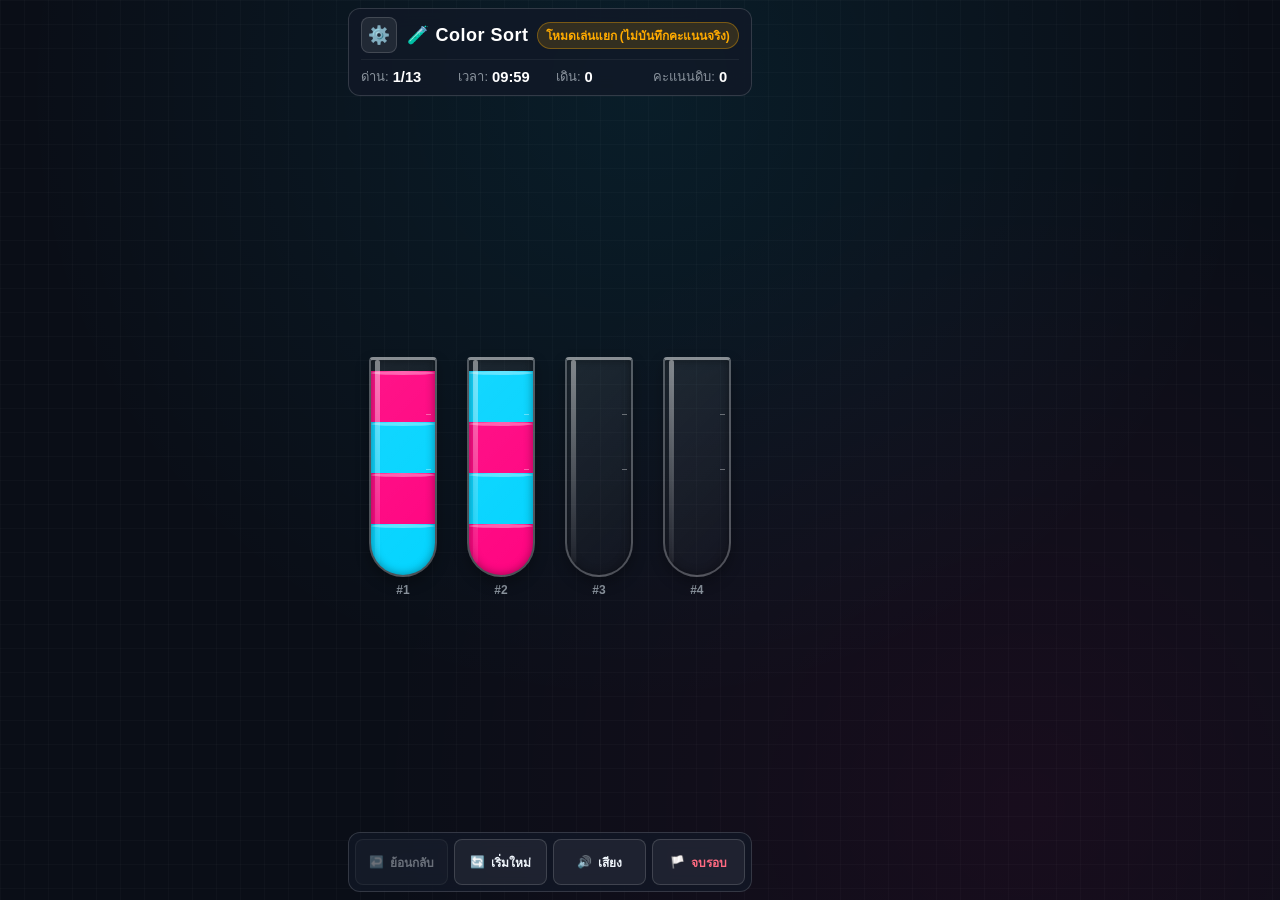
<file: ZERO TRUST SIMULATOR.V0.0.3/ZERO TRUST SIMULATOR/Mini-Games/color-sort-puzzle/index.html>
<!doctype html>
<html lang="th">
<head>
  <meta charset="utf-8">
  <meta name="viewport" content="width=device-width, initial-scale=1.0, maximum-scale=1.0, user-scalable=no, viewport-fit=cover">
  <title>Color Sort: Liquid Protocol (เกมเรียงสีในหลอดแก้ว)</title>
  <link rel="icon" type="image/svg+xml" href="assets/icon.svg">
  <link rel="stylesheet" href="style.css">
</head>
<body>
  <div class="game-container">
    <!-- Header & Info -->
    <header class="game-header" role="banner">
      <div class="header-top">
        <div class="header-left">
          <button id="btnSettings" class="btn-icon" title="ตั้งค่าเสียงและเกม (Settings)" aria-label="ตั้งค่า">
            <span aria-hidden="true">⚙️</span>
          </button>
          <h1 class="game-title">
            <span class="icon" aria-hidden="true">🧪</span>
            <span>Color Sort</span>
          </h1>
        </div>
        <div id="modeBadge" class="mode-badge" role="status">กำลังเชื่อมต่อ...</div>
      </div>
      <div class="stats-bar">
        <div class="stat-item">
          <span>ด่าน:</span>
          <strong id="levelDisplay">1/13</strong>
        </div>
        <div class="stat-item">
          <span>เวลา:</span>
          <strong id="timerDisplay">10:00</strong>
        </div>
        <div class="stat-item">
          <span>เดิน:</span>
          <strong id="movesDisplay">0</strong>
        </div>
        <div class="stat-item">
          <span>คะแนนดิบ:</span>
          <strong id="scoreDisplay">0</strong>
        </div>
      </div>
    </header>

    <!-- Playfield / Tube Rack -->
    <main id="playfield" class="playfield" role="main" aria-label="พื้นที่เล่นเกมเรียงสี">
      <div id="tubesGrid" class="tubes-grid" role="group" aria-label="หลอดทดลองทั้งหมด">
        <!-- Dynamically injected tubes -->
      </div>
    </main>

    <!-- Controls Bar -->
    <footer class="game-controls" role="toolbar" aria-label="ปุ่มควบคุม">
      <button id="btnUndo" class="btn" title="ย้อนกลับหนึ่งก้าว (กด U)">
        <span aria-hidden="true">↩️</span>
        <span>ย้อนกลับ</span>
      </button>
      <button id="btnReset" class="btn" title="เริ่มด่านนี้ใหม่ (กด R)">
        <span aria-hidden="true">🔄</span>
        <span>เริ่มใหม่</span>
      </button>
      <button id="btnMute" class="btn" title="เปิด/ปิดเสียง (กด M)" aria-pressed="false">
        <span id="muteIcon" aria-hidden="true">🔊</span>
        <span>เสียง</span>
      </button>
      <button id="btnSurrender" class="btn btn-danger" title="ยอมแพ้และสรุปคะแนนรอบนี้">
        <span aria-hidden="true">🏳️</span>
        <span>จบรอบ</span>
      </button>
    </footer>
  </div>

  <!-- Settings Modal Overlay -->
  <div id="settingsOverlay" class="modal-overlay" hidden role="dialog" aria-modal="true" aria-labelledby="settingsTitle">
    <div class="modal-card settings-card">
      <h2 id="settingsTitle" class="modal-title">
        <span aria-hidden="true">⚙️</span>
        <span>ตั้งค่าเกม (Settings)</span>
      </h2>

      <div class="settings-body">
        <!-- Music Volume Slider -->
        <div class="setting-group">
          <div class="setting-label">
            <span>🎵 ระดับเสียงดนตรี (Music)</span>
            <span id="musicVolLabel" class="setting-value">70%</span>
          </div>
          <input type="range" id="sliderMusicVol" class="setting-slider" min="0" max="100" value="70" aria-label="ระดับเสียงดนตรี">
        </div>

        <!-- SFX Volume Slider -->
        <div class="setting-group">
          <div class="setting-label">
            <span>🔊 ระดับเสียงเอฟเฟกต์ (SFX)</span>
            <span id="sfxVolLabel" class="setting-value">80%</span>
          </div>
          <input type="range" id="sliderSfxVol" class="setting-slider" min="0" max="100" value="80" aria-label="ระดับเสียงเอฟเฟกต์">
        </div>
      </div>

      <!-- Two bottom buttons: Left = Back to game, Right = Restart -->
      <div class="modal-actions-two">
        <button id="btnSettingsResume" class="btn btn-primary">
          <span aria-hidden="true">◀</span>
          <span>กลับสู่เกม</span>
        </button>
        <button id="btnSettingsRestart" class="btn btn-danger">
          <span aria-hidden="true">🔄</span>
          <span>เริ่มใหม่</span>
        </button>
      </div>
    </div>
  </div>

  <!-- Result / Finish Modal -->
  <div id="modalOverlay" class="modal-overlay" hidden role="dialog" aria-modal="true" aria-labelledby="modalTitle">
    <div class="modal-card">
      <h2 id="modalTitle" class="modal-title">สรุปผลการเล่น</h2>
      <div class="modal-score-box">
        <div style="font-size: 0.8rem; color: var(--text-muted); margin-bottom: 4px;">คะแนนดิบที่ทำได้</div>
        <div id="modalScore" class="score-num">0 / 100</div>
      </div>
      <div id="modalMessage" class="modal-msg" role="status">
        กำลังส่งผลการเล่น...
      </div>
      <div class="modal-metrics">
        <div>ด่านที่ผ่าน: <strong id="metricLevels">0</strong></div>
        <div>การย้ายทั้งหมด: <strong id="metricMoves">0</strong></div>
        <div>ย้อนกลับ: <strong id="metricUndo">0</strong></div>
        <div>เวลาที่ใช้: <strong id="metricDuration">0s</strong></div>
      </div>
      <div class="modal-actions">
        <button id="btnRetrySubmit" class="btn btn-primary" hidden>
          <span>⚠️ ลองส่งผลซ้ำ (Retry)</span>
        </button>
        <button id="btnReplay" class="btn btn-primary">
          <span>🎮 เล่นอีกรอบ (Replay)</span>
        </button>
      </div>
    </div>
  </div>

  <!-- Scripts -->
  <script src="sdk.js"></script>
  <script src="game.js"></script>
</body>
</html>
</file>
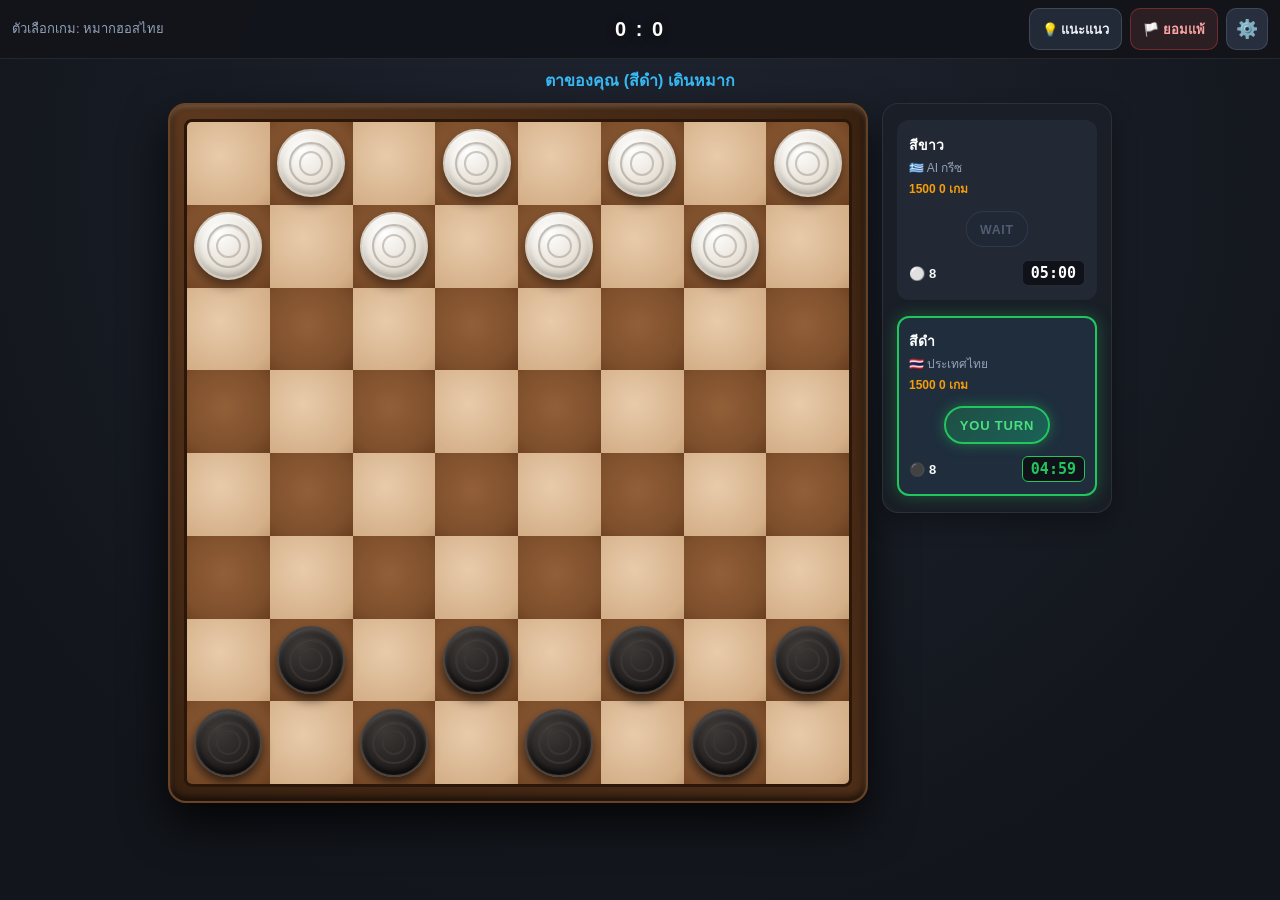
<file: ZERO TRUST SIMULATOR.V0.0.3/ZERO TRUST SIMULATOR/Mini-Games/thai-checkers/index.html>
<!doctype html>
<html lang="th">
<head>
  <meta charset="utf-8">
  <meta name="viewport" content="width=device-width, initial-scale=1, maximum-scale=1, user-scalable=no">
  <title>หมากฮอสไทย (Thai Checkers) - ZERO TRUST SIMULATOR</title>
  <link rel="stylesheet" href="style.css">
</head>
<body>
  <div id="app">
    <!-- Top Header -->
    <header class="top-header">
      <div class="header-left">
        <span class="game-title-sub">ตัวเลือกเกม: หมากฮอสไทย</span>
      </div>
      <div class="header-center">
        <span class="score-ratio">0 : 0</span>
      </div>
      <div class="header-right">
        <!-- ย้ายปุ่ม แนะแนว และ ยอมแพ้ ไว้แถวเดียวกับ setting -->
        <button id="btnHintTop" class="header-action-btn" title="แนะแนวทางเดิน">
          <span>💡 แนะแนว</span>
        </button>
        <button id="btnResignTop" class="header-action-btn danger" title="ยอมแพ้">
          <span>🏳️ ยอมแพ้</span>
        </button>
        <button id="btnOpenSettings" class="icon-btn" title="ตั้งค่าเกม" aria-label="Settings">⚙️</button>
      </div>
    </header>

    <!-- Home / Welcome Screen -->
    <main id="homeScreen" class="screen-home">
      <div class="home-card">
        <div class="home-logo">👑</div>
        <h1 class="home-title">หมากฮอสไทย</h1>
        <p class="home-subtitle">Zero Trust Checkers Edition<br>ประลองปัญญากับ AI กติกาหมากฮอสไทยแท้</p>
        
        <div class="difficulty-badge">
          <span>🤖 ระดับความยาก AI: มีเดียมโปร (Medium-Pro)</span>
        </div>

        <div class="home-score-box">
          <span class="score-box-label">คะแนนสะสมของคุณ</span>
          <span id="scoreHome" class="score-box-val">+0</span>
        </div>

        <div class="home-actions">
          <button id="btnStartGame" class="btn-primary">▶️ เริ่มเล่นเกม</button>
          <button id="btnHowToPlay" class="btn-secondary">📖 กติกาและวิธีเล่น</button>
          <button id="btnHomeSettings" class="btn-secondary">⚙️ การตั้งค่า</button>
        </div>
      </div>
    </main>

    <!-- Game Screen -->
    <main id="gameScreen" class="screen-game" hidden>
      <!-- Turn & Status Banner -->
      <div class="turn-banner">
        <span id="turnBanner">ตาของคุณ (สีดำ) เดินหมาก</span>
        <span id="aiThinkingBadge" class="ai-thinking-badge" hidden>🤖 AI กำลังคิด...</span>
      </div>

      <!-- Main Play Area -->
      <div class="game-content-wrap">
        <!-- Board Container -->
        <div class="board-container">
          <div class="board-outer-frame">
            <div id="board" class="board"></div>
          </div>
        </div>

        <!-- Right Sidebar / HUD (ตรงตามรูปเรฟเร้นท์) -->
        <aside class="sidebar-hud">
          <!-- White (AI) Card - ด้านบน -->
          <div id="whiteCard" class="player-card">
            <div class="card-top">
              <span class="player-side-label">สีขาว</span>
              <span class="player-country">🇬🇷 AI กรีซ</span>
              <span class="player-rating">1500  0 เกม</span>
            </div>
            <div class="card-avatar-wrap">
              <div id="whiteTurnStatus" class="turn-status-badge wait">Wait</div>
            </div>
            <div class="card-bottom-info">
              <div class="piece-count-box">
                <span>⚪</span>
                <span id="whitePieces">8</span>
              </div>
              <div id="whiteTimer" class="digital-clock">05:00</div>
            </div>
          </div>

          <!-- Black (Player) Card - ด้านล่าง -->
          <div id="blackCard" class="player-card active-turn">
            <div class="card-top">
              <span class="player-side-label">สีดำ</span>
              <span class="player-country">🇹🇭 ประเทศไทย</span>
              <span class="player-rating">1500  0 เกม</span>
            </div>
            <div class="card-avatar-wrap">
              <div id="blackTurnStatus" class="turn-status-badge you-turn">You Turn</div>
            </div>
            <div class="card-bottom-info">
              <div class="piece-count-box">
                <span>⚫</span>
                <span id="blackPieces">8</span>
              </div>
              <div id="blackTimer" class="digital-clock">05:00</div>
            </div>
          </div>
        </aside>
      </div>
    </main>

    <!-- Settings Modal (เปิดจากปุ่มมุมบนขวา) -->
    <div id="settingsModal" class="modal-overlay" hidden>
      <div class="modal-content">
        <div class="modal-header">
          <h2 class="modal-title">⚙️ ตั้งค่าระบบเกม</h2>
        </div>

        <!-- คะแนนสะสม -->
        <div class="setting-score-banner">
          <span>คะแนนสะสมของคุณ</span>
          <strong id="scoreSettings" style="color: var(--accent-gold); font-size: 20px;">+0</strong>
        </div>

        <!-- ตัวเลื่อนเสียง Music & SFX -->
        <div class="setting-slider-group">
          <div class="slider-item">
            <div class="slider-header">
              <span>🎵 ดนตรีประกอบ (Music)</span>
              <span id="valMusic" class="val">40%</span>
            </div>
            <input type="range" id="sliderMusic" min="0" max="100" value="40">
          </div>

          <div class="slider-item">
            <div class="slider-header">
              <span>🔊 เสียงเอฟเฟกต์ (SFX)</span>
              <span id="valSfx" class="val">70%</span>
            </div>
            <input type="range" id="sliderSfx" min="0" max="100" value="70">
          </div>
        </div>

        <!-- ปุ่มคำสั่งตามเงื่อนไข: 1. กลับเข้าเกม 2. ยอมแพ้ จะกลับไปหน้า home -->
        <div class="setting-buttons">
          <button id="btnResumeGame" class="btn-resume">▶️ 1. กลับเข้าเกม</button>
          <button id="btnResignGame" class="btn-resign">🏳️ 2. ยอมแพ้ (กลับหน้า Home, -20 คะแนน)</button>
        </div>
      </div>
    </div>

    <!-- Game Over Modal (ปุ่มล่าง เริ่มใหม่ - home. แพ้ -20 คะแนน แสดงด้านล่าง, ชนะ +50 คะแนน) -->
    <div id="gameOverModal" class="modal-overlay" hidden>
      <div class="modal-content">
        <div class="gameover-header">
          <h2 id="gameOverTitle" class="win-text">ยินดีด้วย คุณชนะ! 🎉</h2>
          <p id="gameOverReason" class="gameover-reason">คุณกินหมากคู่ต่อสู้หมดกระดาน</p>
        </div>

        <!-- คะแนนรางวัลที่ได้รับ -->
        <p id="submissionStatus" role="status">คะแนนฝึกแยกจากคะแนน Simulation</p><button id="retryResult" type="button" hidden>ส่งผลเดิมอีกครั้ง</button>
        <div id="gameOverScoreBadge" class="score-award-badge win-badge">
          +50 คะแนน
        </div>

        <!-- สถิติการเล่น -->
        <div class="gameover-stats">
          <div class="stat-item">
            <span>จำนวนตาเดิน</span>
            <span id="statMoves" class="stat-val">0</span>
          </div>
          <div class="stat-item">
            <span>หมากที่กินได้</span>
            <span id="statCaps" class="stat-val">0</span>
          </div>
          <div class="stat-item">
            <span>เวลาที่ใช้</span>
            <span id="statDuration" class="stat-val">0 วินาที</span>
          </div>
        </div>

        <!-- ปุ่มล่าง: เริ่มใหม่ - Home -->
        <div class="gameover-buttons">
          <button id="btnRestartGameOver" class="btn-primary">🔄 เริ่มใหม่</button>
          <button id="btnHomeGameOver" class="btn-secondary">🏠 Home</button>
        </div>
      </div>
    </div>

    <!-- How to play modal -->
    <div id="howToPlayModal" class="modal-overlay" hidden>
      <div class="modal-content" style="max-height: 85vh; overflow-y: auto;">
        <div class="modal-header">
          <h2 class="modal-title">📖 กติกาหมากฮอสไทย</h2>
        </div>
        <div style="font-size: 14px; line-height: 1.6; color: var(--text-muted); display: flex; flex-direction: column; gap: 10px;">
          <p><strong style="color:#fff;">1. ตัวหมากและกระดาน:</strong> เล่นบนกระดาน 8x8 โดยใช้ช่องมืด แต่ละฝั่งมีเบี้ย 8 ตัว (ผู้เล่นสีดำอยู่ล่าง, AI สีขาวอยู่บน)</p>
          <p><strong style="color:#fff;">2. การเดินเบี้ย:</strong> เบี้ยธรรมดาเดินทแยงไปข้างหน้าได้ 1 ช่อง</p>
          <p><strong style="color:#fff;">3. การกิน:</strong> กระโดดข้ามตัวฝั่งตรงข้ามไปข้างหน้า หากกินต่อได้ต้องกินต่อเนื่อง (กฎบังคับกิน: หากมีตากิน ต้องเลือกกินเท่านั้น)</p>
          <p><strong style="color:#fff;">4. การเข้าฮอส:</strong> เมื่อเบี้ยไปถึงแถวสุดท้ายของคู่ต่อสู้ จะเข้าฮอสและมี <span style="color:#f59e0b; font-weight:700;">แสงสีรุ้งวิบวับ</span> เมื่อเข้าฮอสตาเดินจะจบลงทันที</p>
          <p><strong style="color:#fff;">5. อิทธิพลฮอส:</strong> ฮอสสามารถเดินและกินได้รอบทิศทางในแนวทแยงแบบบินได้กี่ช่องก็ได้</p>
          <p><strong style="color:#fff;">6. คะแนน:</strong> ชนะได้ <span style="color:#22c55e; font-weight:700;">+50 คะแนน</span>, แพ้เสีย <span style="color:#ef4444; font-weight:700;">-20 คะแนน</span></p>
        </div>
        <button id="btnCloseHowToPlay" class="btn-primary" style="margin-top: 10px;">เข้าใจแล้ว</button>
      </div>
    </div>
  </div>

  <script src="sdk.js"></script>
  <script src="game.js"></script>
</body>
</html>
</file>
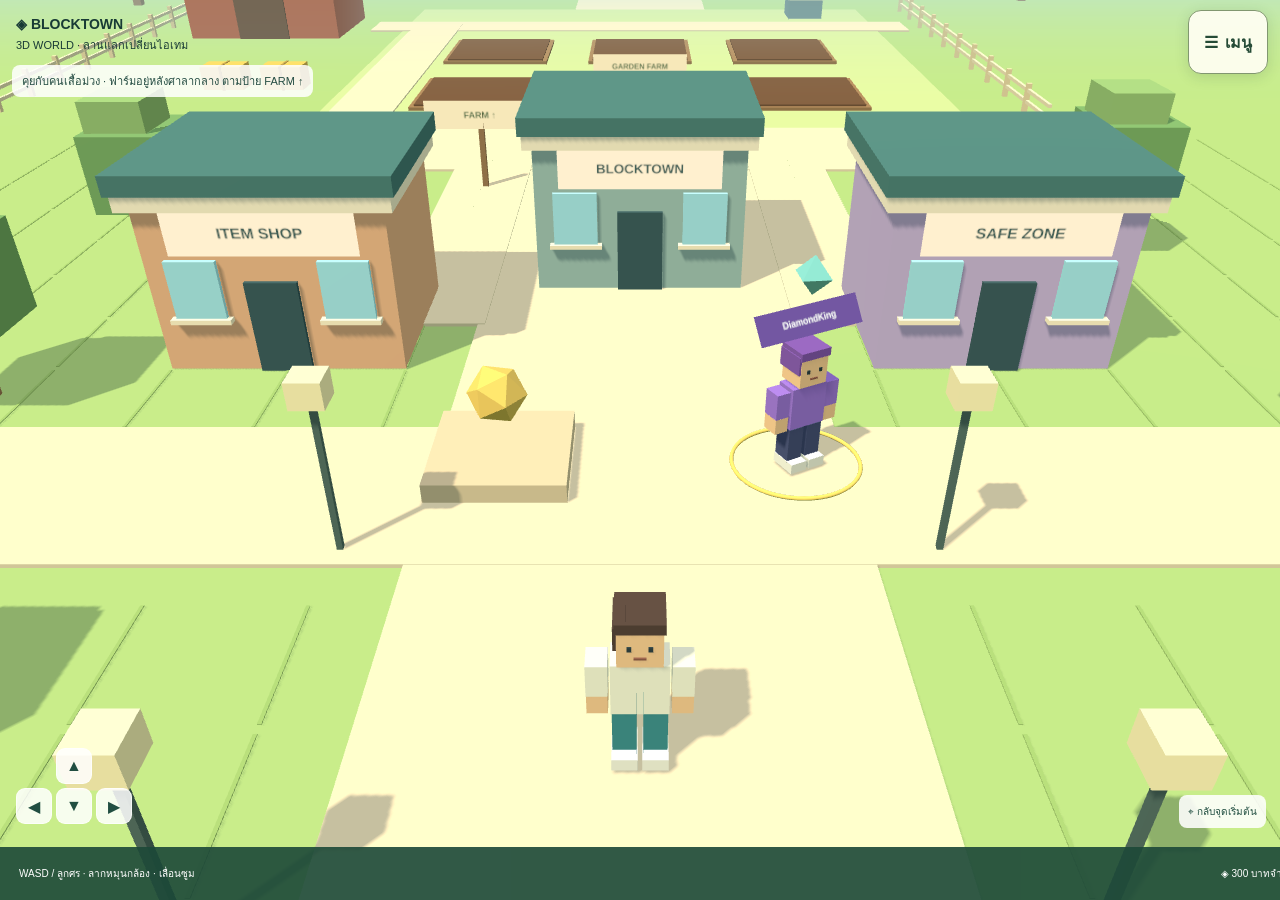
<file: BlockTown/game.html>
<!doctype html>
<html lang="th"><head><meta charset="utf-8"><meta name="viewport" content="width=device-width,initial-scale=1"><title>BlockTown • ภารกิจเติมเงินอย่างปลอดภัย</title><link rel="stylesheet" href="css/game.css?v=4907ce590252"></head>
<body class="fullscreen-game"><details id="gameHud" class="game-hud"><summary aria-label="เปิดเมนูและข้อมูลภารกิจ">☰ <span>เมนู</span></summary><div class="hud-card"><div class="hud-heading"><strong>◈ BLOCKTOWN</strong><button id="closeHud" type="button" aria-label="ปิดเมนู">✕</button></div><p class="hud-mode">● โหมดฝึกฝน · เงินจำลอง</p><section class="intro"><div><h1>ภารกิจเติมเงินอย่างปลอดภัย</h1></div><div class="mission-actions"><div class="mission"><span>ภารกิจฝึกทักษะ</span><div class="mission-progress"><strong id="progress">01 / 05</strong></div><div class="track"><i id="bar"></i></div></div><button id="restartTop" class="replay-button" type="button" aria-label="เล่นใหม่ รีเซ็ตคะแนนและคำตอบของเกมนี้">↻ เล่นใหม่</button></div></section><p id="rewardNotice" role="status" style="font-size:12px;color:#3f663b;margin:6px 0"></p><nav aria-label="เมนูเกม"><a href="menu.html">☰ เมนู / แต่งตัวละคร</a><button id="shopGuide" type="button">◇ ไปหน้าร้าน Item Shop</button><button id="farmGuide" type="button">♧ ไปโซนฟาร์มด้านหลัง</button><button id="hudResetCamera" type="button">⌖ กลับจุดเริ่มต้น</button><a href="../ZERO-TRUST-SIMULATOR-with-statistics/index.html">ออกจากเกม ↗</a></nav><p class="hud-help">เดิน: WASD / ลูกศร หรือปุ่มบนจอ<br>คุย: เข้าใกล้ตัวละครแล้วกด E<br>ลากหมุนกล้อง · เลื่อนเพื่อซูม</p></div></details><main><div class="layout"><section class="world world-3d" aria-label="โลกสามมิติ BlockTown"><div id="viewport" tabindex="0" role="application" aria-label="เดินด้วย WASD หรือปุ่มลูกศร ลากเพื่อหมุนกล้อง กด E เพื่อคุย"></div><div class="world-label">◈ BLOCKTOWN <span>3D WORLD · ลานแลกเปลี่ยนไอเทม</span></div><div class="speech rpg-bubble" id="speech" hidden role="region" aria-label="บอลลูนบทสนทนา"><button id="dialogueAdvance" class="dialogue-advance" type="button" aria-label="อ่านบทสนทนา กด E เพื่อแสดงทั้งหมดหรืออ่านต่อ"><span id="speaker" class="speaker">DiamondKing</span><span id="dialogueText" class="dialogue-text" aria-hidden="true"></span><span id="dialogueAccessible" class="sr-only" aria-live="polite"></span><span id="dialogueHint" class="dialogue-hint">กด E หรือแตะเพื่อแสดงทั้งหมด ▾</span></button><section class="panel bubble-panel" aria-label="คำถามและคำตอบ"><div class="panel-meta"><span id="tag"></span><span>🛡 SAFETY QUEST</span></div><h2 id="title"></h2><p id="story" hidden></p><div id="choices" class="choices" hidden></div><div id="feedback" class="feedback" hidden></div><button id="next" class="primary" hidden>ไปเหตุการณ์ถัดไป →</button><button id="restart" class="restart">เริ่มภารกิจใหม่</button></section></div><div id="worldStatus" role="status">กำลังเตรียมโลกสามมิติ…</div><button id="interact" class="interact" hidden>คุยกับ DiamondKing [E]</button><button id="resetCamera" class="reset-camera" title="กลับจุดเริ่มต้น">⌖ กลับจุดเริ่มต้น</button><div class="movement" aria-label="ปุ่มเดิน"><button data-move="forward" aria-label="เดินหน้า">▲</button><button data-move="left" aria-label="เดินซ้าย">◀</button><button data-move="back" aria-label="เดินถอยหลัง">▼</button><button data-move="right" aria-label="เดินขวา">▶</button></div><div class="world-bottom"><span>WASD / ลูกศร · ลากหมุนกล้อง · เลื่อนซูม</span><span id="wallet">◈ 300 บาทจำลอง</span></div></section>
</div>
<footer><span>ไม่มีการรับเงินจริง รหัสผ่าน หรือ OTP</span><span>ต้นแบบอิสระ · ไม่ใช่เกมหรือบริการของ Roblox</span></footer></main><button id="exitShop" class="shop-exit" type="button" hidden>← ออกจากร้าน</button><dialog id="shopDialog" class="shop-dialog" aria-labelledby="shopTitle"><header class="shop-header"><div><small>BLOCKTOWN · ร้านทางการในเกมจำลอง</small><h2 id="shopTitle">Item Shop</h2><strong id="shopWallet"></strong></div><button id="closeShop" type="button" aria-label="ปิดหน้าร้านค้า">✕</button></header><p id="shopMessage" role="status"></p><div id="shopItems" class="shop-items"></div><p class="shop-note">ไอเทมตกแต่งเท่านั้น · ไม่มีการเติมเงินหรือชำระเงินจริง · เหรียญร้านแยกจากเงินจำลองในภารกิจ</p></dialog><script src="js/vendor/three.min.js?v=170c6789f432"></script><script src="js/dialogue.js?v=df00893e3e09"></script><script src="js/completion-reward.js?v=dfd1683d7caf"></script><script src="js/game.js?v=34b70b6aea5a"></script><script src="js/avatar.js?v=c8b7aa11ec16"></script><script src="js/farm.js?v=197d593ef2cc"></script><script src="js/shop.js?v=bffc36ec2829"></script><script src="js/world3d.js?v=97686618fee8"></script><script src="js/hud.js?v=3247ef15d148"></script><script src="js/portal-context.js?v=1f40d731a378"></script></body></html>
</file>
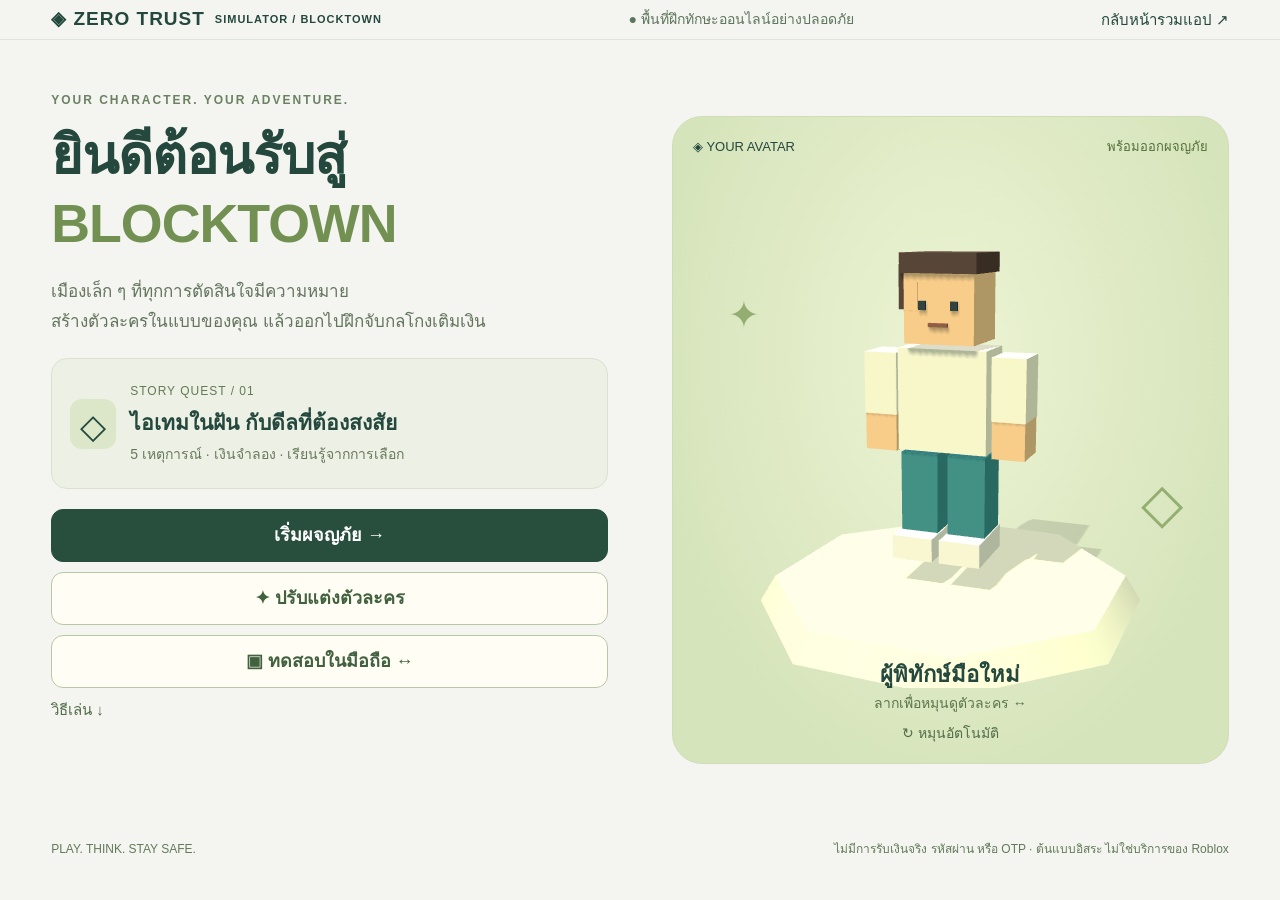
<file: BlockTown/menu.html>
<!doctype html><html lang="th"><head><meta charset="utf-8"><meta name="viewport" content="width=device-width,initial-scale=1"><title>BlockTown · เมนูและแต่งตัวละคร</title><link rel="stylesheet" href="css/menu.css?v=c47c8cf4dcf7"></head><body>
<header><a class="brand" href="../ZERO-TRUST-SIMULATOR-with-statistics/index.html">◈ ZERO TRUST <small>SIMULATOR / BLOCKTOWN</small></a><span class="mode">● พื้นที่ฝึกทักษะออนไลน์อย่างปลอดภัย</span><a href="../ZERO-TRUST-SIMULATOR-with-statistics/index.html">กลับหน้ารวมแอป ↗</a></header>
<main><section class="menu-copy"><p class="eyebrow">YOUR CHARACTER. YOUR ADVENTURE.</p><h1>ยินดีต้อนรับสู่<br> <em>BLOCKTOWN</em></h1><p class="subtitle">เมืองเล็ก ๆ ที่ทุกการตัดสินใจมีความหมาย<br>สร้างตัวละครในแบบของคุณ แล้วออกไปฝึกจับกลโกงเติมเงิน</p>
<div id="mainMenu"><div class="quest-card"><span class="quest-icon">◇</span><div><small>STORY QUEST / 01</small><h2>ไอเทมในฝัน กับดีลที่ต้องสงสัย</h2><p>5 เหตุการณ์ · เงินจำลอง · เรียนรู้จากการเลือก</p></div></div><a id="play" href="game.html" class="primary">เริ่มผจญภัย →</a><button id="customize" class="secondary" type="button">✦ ปรับแต่งตัวละคร</button><a href="simulator.html" target="_top" class="secondary">▣ ทดสอบในมือถือ ↔</a><button id="help" class="text-button" type="button" aria-expanded="false">วิธีเล่น ↓</button><div id="helpText" class="help" hidden>เดินด้วย WASD / ปุ่มลูกศร หรือปุ่มบนจอ ลากเพื่อหมุนกล้อง เลื่อนเพื่อซูม เดินเข้าใกล้คนเสื้อม่วงแล้วกด E เพื่อคุย จากนั้นเลือกคำตอบในบอลลูน ทุกยอดเงินเป็นเงินจำลอง</div></div>
<section id="customPanel" hidden aria-label="ปรับแต่งตัวละคร"><div class="custom-heading"><div><small>CHARACTER STUDIO</small><h2>แต่งตัวให้เป็นคุณ</h2></div><button id="back" class="back-menu-button" type="button">← กลับเมนู</button></div><div id="options"></div><div class="save-actions"><button id="save" class="primary" type="button">บันทึกตัวละคร ✓</button><button id="default" class="secondary" type="button">คืนค่าเริ่มต้น</button></div><p class="note">บันทึกเฉพาะรูปลักษณ์บนเบราว์เซอร์นี้</p></section><p id="saveStatus" role="status" class="save-status"></p></section>
<section class="preview-card" aria-label="ตัวอย่างตัวละครสามมิติ"><div class="preview-top"><span>◈ YOUR AVATAR</span><span id="previewBadge">พร้อมออกผจญภัย</span></div><div id="avatarPreview" aria-label="ลากเพื่อหมุนตัวอย่างตัวละครสามมิติ"></div><div class="preview-bottom"><strong>ผู้พิทักษ์มือใหม่</strong><span>ลากเพื่อหมุนดูตัวละคร ↔</span><button id="rotate" type="button" class="text-button">↻ หมุนอัตโนมัติ</button></div><span class="decoration d1">✦</span><span class="decoration d2">◇</span></section></main>
<footer><span>PLAY. THINK. STAY SAFE.</span><span>ไม่มีการรับเงินจริง รหัสผ่าน หรือ OTP · ต้นแบบอิสระ ไม่ใช่บริการของ Roblox</span></footer><script src="js/vendor/three.min.js?v=170c6789f432"></script><script src="js/avatar.js?v=c8b7aa11ec16"></script><script src="js/menu.js?v=2d231f4ca7bd"></script><script src="js/portal-context.js?v=1f40d731a378"></script></body></html>
</file>
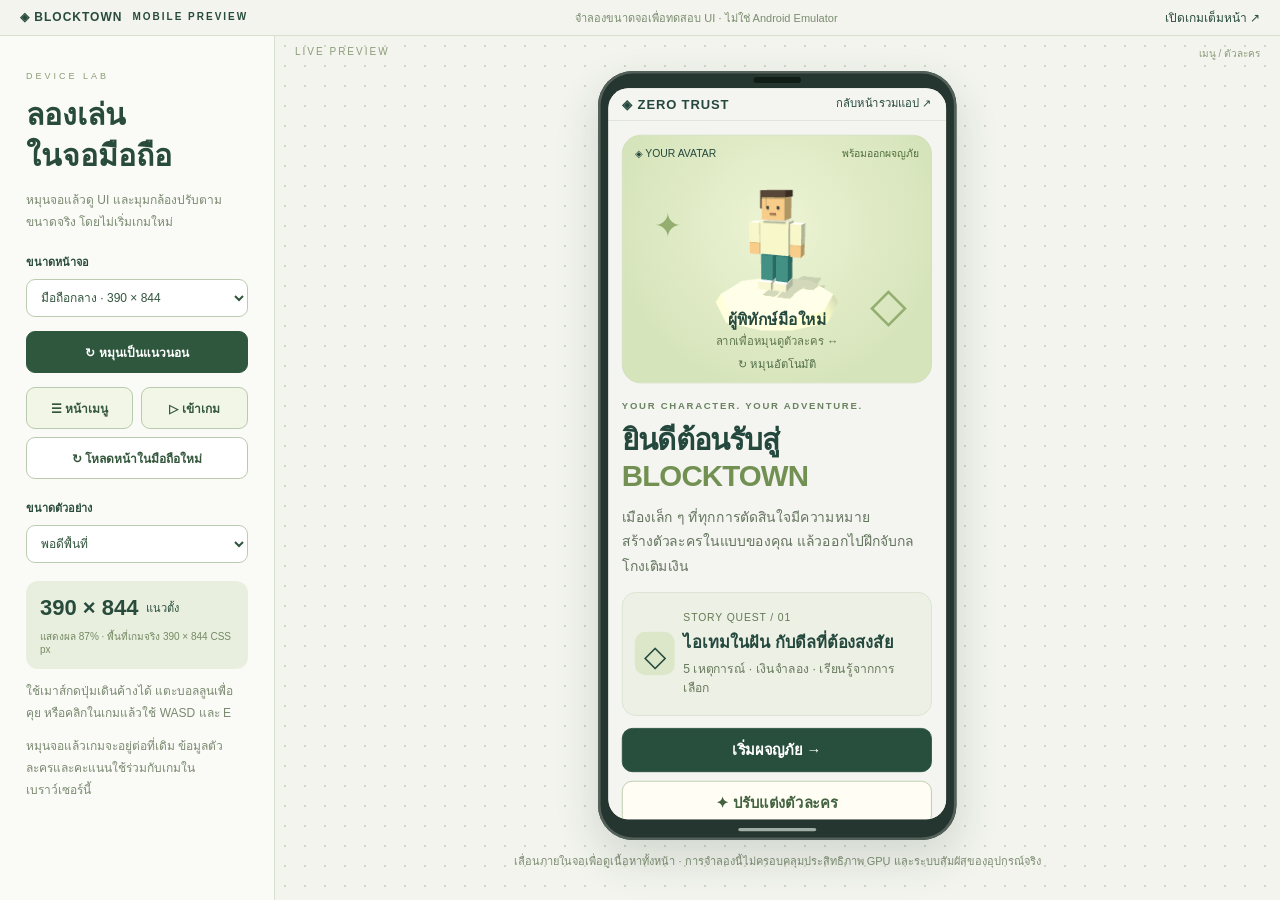
<file: BlockTown/simulator.html>
<!doctype html><html lang="th"><head><meta charset="utf-8"><meta name="viewport" content="width=device-width,initial-scale=1"><title>BlockTown · Mobile Simulator</title><link rel="stylesheet" href="css/simulator.css?v=1786f5f865dd"></head><body>
<header><a href="menu.html" class="brand">◈ BLOCKTOWN <small>MOBILE PREVIEW</small></a><span>จำลองขนาดจอเพื่อทดสอบ UI · ไม่ใช่ Android Emulator</span><a href="game.html" target="_blank" rel="noopener">เปิดเกมเต็มหน้า ↗</a></header>
<main><aside class="controls"><p class="eyebrow">DEVICE LAB</p><h1>ลองเล่น<br>ในจอมือถือ</h1><p class="intro">หมุนจอแล้วดู UI และมุมกล้องปรับตามขนาดจริง โดยไม่เริ่มเกมใหม่</p><label for="device">ขนาดหน้าจอ</label><select id="device"><option value="390,844">มือถือกลาง · 390 × 844</option><option value="360,800">มือถือเล็ก · 360 × 800</option><option value="430,932">มือถือใหญ่ · 430 × 932</option><option value="768,1024">แท็บเล็ต · 768 × 1024</option></select><button id="rotate" class="primary" type="button">↻ หมุนเป็นแนวนอน</button><div class="pages"><button id="menu" type="button">☰ หน้าเมนู</button><button id="game" type="button">▷ เข้าเกม</button></div><button id="reload" class="subtle" type="button">↻ โหลดหน้าในมือถือใหม่</button><label for="zoom">ขนาดตัวอย่าง</label><select id="zoom"><option value="fit">พอดีพื้นที่</option><option value="1">100% · ขนาดจริง</option><option value="0.75">75%</option><option value="0.5">50%</option></select><div class="readout"><strong id="dimensions">390 × 844</strong><span id="orientation">แนวตั้ง</span><small id="scaleText"></small></div><p class="tip">ใช้เมาส์กดปุ่มเดินค้างได้ แตะบอลลูนเพื่อคุย หรือคลิกในเกมแล้วใช้ WASD และ E</p><p class="tip">หมุนจอแล้วเกมจะอยู่ต่อที่เดิม ข้อมูลตัวละครและคะแนนใช้ร่วมกับเกมในเบราว์เซอร์นี้</p><p id="notice" role="status"></p></aside>
<section id="stage" class="stage" aria-label="พื้นที่จำลองมือถือ"><div class="stage-heading"><span>LIVE PREVIEW</span><span id="pageName">เมนู / ตัวละคร</span></div><div id="deviceSpace"><div id="phone" class="phone"><div class="camera" aria-hidden="true"></div><iframe id="screen" src="menu.html" title="หน้าจอมือถือ BlockTown" allow="fullscreen"></iframe><div class="home-indicator" aria-hidden="true"></div></div></div><p class="stage-note">เลื่อนภายในจอเพื่อดูเนื้อหาทั้งหน้า · การจำลองนี้ไม่ครอบคลุมประสิทธิภาพ GPU และระบบสัมผัสของอุปกรณ์จริง</p></section></main><script src="js/simulator.js?v=4763a42ab2f4"></script></body></html>
</file>
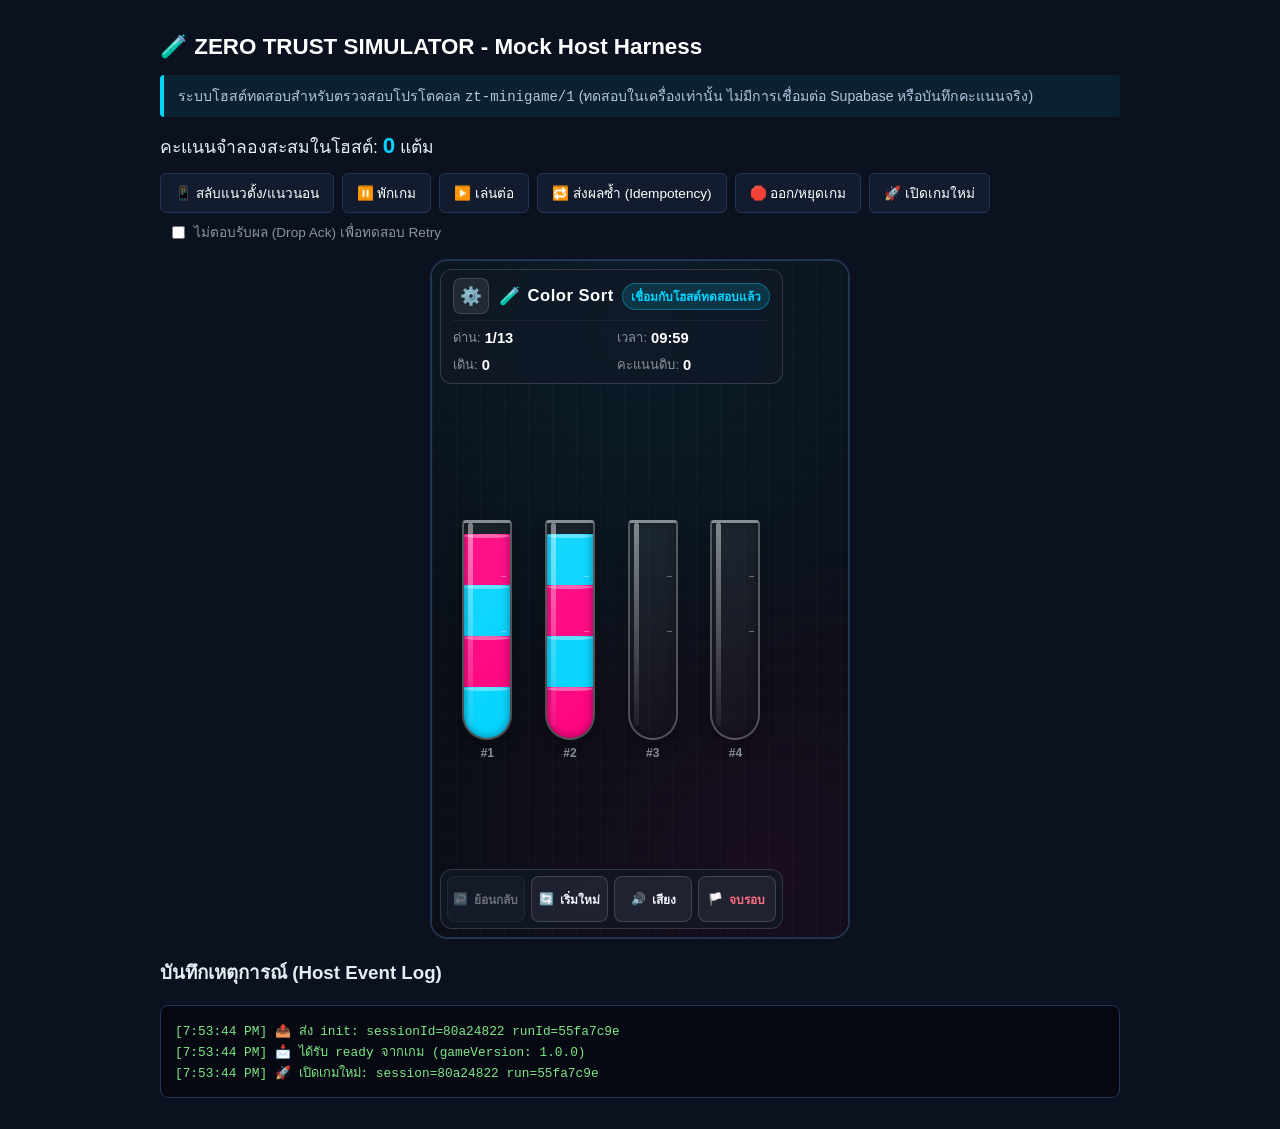
<file: ZERO TRUST SIMULATOR.V0.0.3/ZERO TRUST SIMULATOR/Mini-Games/color-sort-puzzle/test-host.html>
<!doctype html>
<html lang="th">
<head>
  <meta charset="utf-8">
  <meta name="viewport" content="width=device-width, initial-scale=1">
  <title>Mock Host - Color Sort Minigame</title>
  <style>
    :root {
      --bg: #0b111e;
      --card-bg: #131c2e;
      --border: #223554;
      --text: #e6edf3;
      --text-muted: #8b949e;
      --cyan: #00d4ff;
    }
    * { box-sizing: border-box; }
    body {
      background: var(--bg);
      color: var(--text);
      font-family: -apple-system, BlinkMacSystemFont, "Segoe UI", Roboto, Helvetica, Arial, sans-serif;
      margin: 0;
      padding: 18px;
    }
    main {
      max-width: 960px;
      margin: auto;
    }
    h1 {
      font-size: 1.4rem;
      color: #fff;
      display: flex;
      align-items: center;
      gap: 8px;
    }
    .host-notice {
      background: rgba(0, 212, 255, 0.08);
      border-left: 4px solid var(--cyan);
      padding: 10px 14px;
      border-radius: 4px;
      font-size: 0.88rem;
      color: #b0c4de;
      margin: 12px 0 16px;
    }
    .score-summary {
      font-size: 1.1rem;
      margin-bottom: 12px;
    }
    .score-summary strong {
      color: var(--cyan);
      font-size: 1.4rem;
    }
    .controls-grid {
      display: flex;
      flex-wrap: wrap;
      gap: 8px;
      align-items: center;
      margin-bottom: 16px;
    }
    button {
      font: inherit;
      font-size: 0.85rem;
      padding: 8px 14px;
      border: 1px solid var(--border);
      background: var(--card-bg);
      color: #fff;
      border-radius: 6px;
      cursor: pointer;
      transition: all 0.15s ease;
    }
    button:hover {
      background: #1c2a44;
      border-color: var(--cyan);
    }
    label {
      font-size: 0.85rem;
      color: var(--text-muted);
      display: inline-flex;
      align-items: center;
      gap: 6px;
      cursor: pointer;
      margin-left: 8px;
    }
    iframe {
      display: block;
      border: 2px solid var(--border);
      width: min(100%, 420px);
      height: 680px;
      border-radius: 18px;
      background: #000;
      margin: 16px auto;
      transition: all 0.3s ease;
    }
    iframe.landscape {
      width: min(100%, 780px);
      height: 420px;
    }
    pre#log {
      white-space: pre-wrap;
      overflow-wrap: anywhere;
      background: #060911;
      border: 1px solid var(--border);
      color: #7ee787;
      font-family: Consolas, monospace;
      font-size: 0.8rem;
      padding: 14px;
      border-radius: 8px;
      max-height: 240px;
      overflow-y: auto;
    }
  </style>
</head>
<body>
  <main>
    <h1>🧪 ZERO TRUST SIMULATOR - Mock Host Harness</h1>
    <div class="host-notice">
      ระบบโฮสต์ทดสอบสำหรับตรวจสอบโปรโตคอล <code>zt-minigame/1</code> (ทดสอบในเครื่องเท่านั้น ไม่มีการเชื่อมต่อ Supabase หรือบันทึกคะแนนจริง)
    </div>

    <div class="score-summary">
      คะแนนจำลองสะสมในโฮสต์: <strong id="total">0</strong> แต้ม
    </div>

    <div class="controls-grid">
      <button id="rotate">📱 สลับแนวตั้ง/แนวนอน</button>
      <button id="pause">⏸️ พักเกม</button>
      <button id="resume">▶️ เล่นต่อ</button>
      <button id="duplicate">🔁 ส่งผลซ้ำ (Idempotency)</button>
      <button id="exit">🛑 ออก/หยุดเกม</button>
      <button id="open">🚀 เปิดเกมใหม่</button>
      <label>
        <input id="dropAck" type="checkbox"> ไม่ตอบรับผล (Drop Ack) เพื่อทดสอบ Retry
      </label>
    </div>

    <iframe id="game" title="หน้าจอมินิเกม"></iframe>

    <h3>บันทึกเหตุการณ์ (Host Event Log)</h3>
    <pre id="log" role="status"></pre>
  </main>

  <script src="host-rules.js"></script>
  <script src="test-host.js"></script>
</body>
</html>
</file>
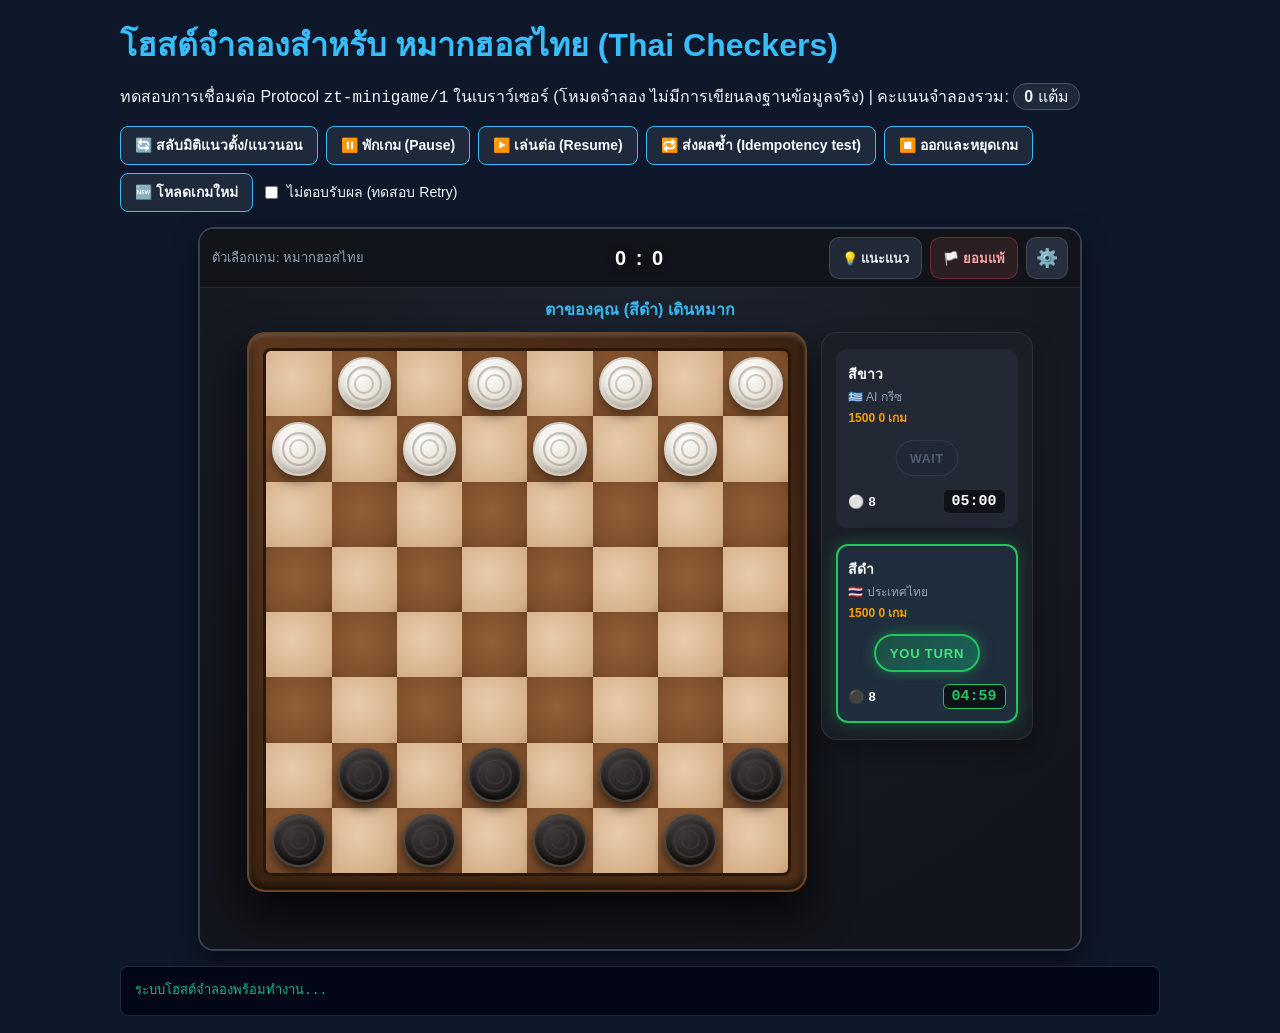
<file: ZERO TRUST SIMULATOR.V0.0.3/ZERO TRUST SIMULATOR/Mini-Games/thai-checkers/test-host.html>
<!doctype html>
<html lang="th">
<head>
  <meta charset="utf-8">
  <meta name="viewport" content="width=device-width,initial-scale=1">
  <title>Thai Checkers Mock Host - ZERO TRUST SIMULATOR</title>
  <style>
    body { background: #0f172a; color: #f1f5f9; font: 16px/1.5 'Segoe UI', Tahoma, sans-serif; margin: 18px; }
    main { max-width: 1040px; margin: auto; }
    h1 { color: #38bdf8; margin-bottom: 4px; }
    .toolbar { display: flex; flex-wrap: wrap; gap: 8px; margin: 12px 0; align-items: center; }
    button { font: inherit; font-size: 14px; font-weight: 600; padding: 8px 14px; border: 1px solid #38bdf8; background: #1e293b; color: #f8fafc; border-radius: 8px; cursor: pointer; transition: all 0.2s; }
    button:hover { background: #38bdf8; color: #0f172a; }
    iframe { display: block; border: 2px solid #334155; width: min(100%, 880px); height: 720px; border-radius: 16px; background: #020617; margin: 15px auto; box-shadow: 0 10px 25px rgba(0,0,0,0.5); }
    iframe.landscape { width: min(100%, 960px); height: 560px; }
    pre { white-space: pre-wrap; overflow-wrap: anywhere; background: #020617; border: 1px solid #1e293b; color: #10b981; padding: 14px; max-height: 200px; overflow: auto; border-radius: 8px; font-family: Consolas, monospace; font-size: 13px; }
    .badge { background: #1e293b; padding: 4px 10px; border-radius: 999px; border: 1px solid #475569; }
  </style>
</head>
<body>
  <main>
    <h1>โฮสต์จำลองสำหรับ หมากฮอสไทย (Thai Checkers)</h1>
    <p>ทดสอบการเชื่อมต่อ Protocol <code>zt-minigame/1</code> ในเบราว์เซอร์ (โหมดจำลอง ไม่มีการเขียนลงฐานข้อมูลจริง) | คะแนนจำลองรวม: <span class="badge"><strong id="total">0</strong> แต้ม</span></p>
    
    <div class="toolbar">
      <button id="rotate">🔄 สลับมิติแนวตั้ง/แนวนอน</button>
      <button id="pause">⏸️ พักเกม (Pause)</button>
      <button id="resume">▶️ เล่นต่อ (Resume)</button>
      <button id="duplicate">🔁 ส่งผลซ้ำ (Idempotency test)</button>
      <button id="exit">⏹️ ออกและหยุดเกม</button>
      <button id="open">🆕 โหลดเกมใหม่</button>
      <label style="cursor:pointer; display:inline-flex; align-items:center; gap:6px; font-size:14px;">
        <input id="dropAck" type="checkbox"> ไม่ตอบรับผล (ทดสอบ Retry)
      </label>
    </div>

    <iframe id="game" title="หมากฮอสไทย"></iframe>
    <pre id="log" role="status">ระบบโฮสต์จำลองพร้อมทำงาน...</pre>
  </main>

  <script src="host-rules.js"></script>
  <script src="test-host.js"></script>
</body>
</html>
</file>
<file: ZERO TRUST SIMULATOR.V0.0.3/ZERO TRUST SIMULATOR/Mini-Games/color-sort-puzzle/style.css>
/* Color Sort: Liquid Protocol - Style */
:root {
  --bg-primary: #0a0e17;
  --bg-secondary: #121927;
  --bg-glass: rgba(18, 25, 39, 0.75);
  --border-glass: rgba(255, 255, 255, 0.15);
  --text-main: #f0f6fc;
  --text-muted: #8b949e;
  --accent-cyan: #00d4ff;
  --accent-pink: #ff007f;
  --accent-green: #00e676;
  --accent-amber: #ffab00;
  --accent-purple: #bd00ff;
  --tube-width: clamp(54px, 13vw, 70px);
  --tube-height: clamp(170px, 32vh, 220px);
  --touch-target: 46px;
}

* {
  box-sizing: border-box;
  margin: 0;
  padding: 0;
  -webkit-tap-highlight-color: transparent;
}

html, body {
  width: 100%;
  height: 100%;
  overflow: hidden;
  font-family: -apple-system, BlinkMacSystemFont, "Segoe UI", Roboto, Helvetica, Arial, sans-serif;
  background-color: var(--bg-primary);
  color: var(--text-main);
  user-select: none;
  -webkit-user-select: none;
}

body {
  display: flex;
  flex-direction: column;
  background-image:
    radial-gradient(circle at 50% 10%, rgba(0, 212, 255, 0.08) 0%, transparent 60%),
    radial-gradient(circle at 80% 90%, rgba(255, 0, 127, 0.06) 0%, transparent 50%),
    linear-gradient(rgba(255, 255, 255, 0.02) 1px, transparent 1px),
    linear-gradient(90deg, rgba(255, 255, 255, 0.02) 1px, transparent 1px);
  background-size: 100% 100%, 100% 100%, 24px 24px, 24px 24px;
}

/* App Wrapper */
.game-container {
  display: flex;
  flex-direction: column;
  width: 100%;
  height: 100%;
  max-width: 600px;
  margin: 0 auto;
  padding: 8px 12px;
  justify-content: space-between;
}

/* Header & Status Bar */
.game-header {
  display: flex;
  flex-direction: column;
  gap: 6px;
  background: var(--bg-glass);
  backdrop-filter: blur(10px);
  border: 1px solid var(--border-glass);
  border-radius: 12px;
  padding: 8px 12px;
}

.header-top {
  display: flex;
  justify-content: space-between;
  align-items: center;
}

.header-left {
  display: flex;
  align-items: center;
  gap: 10px;
}

.btn-icon {
  background: rgba(255, 255, 255, 0.08);
  border: 1px solid var(--border-glass);
  border-radius: 8px;
  width: 36px;
  height: 36px;
  min-width: 36px;
  display: inline-flex;
  align-items: center;
  justify-content: center;
  cursor: pointer;
  font-size: 1.1rem;
  color: var(--text-main);
  transition: all 0.15s ease;
  padding: 0;
  outline: none;
}

.btn-icon:hover {
  background: rgba(0, 212, 255, 0.2);
  border-color: var(--accent-cyan);
}

.btn-icon:active {
  transform: scale(0.92);
}

.btn-icon:focus-visible {
  outline: 2px solid var(--accent-cyan);
}

.game-title {
  font-size: 0.95rem;
  font-weight: 700;
  letter-spacing: 0.5px;
  display: flex;
  align-items: center;
  gap: 6px;
  color: #ffffff;
}

.game-title .icon {
  font-size: 1.1rem;
}

.mode-badge {
  font-size: 0.72rem;
  padding: 3px 8px;
  border-radius: 20px;
  background: rgba(0, 212, 255, 0.15);
  color: var(--accent-cyan);
  border: 1px solid rgba(0, 212, 255, 0.35);
  font-weight: 600;
  white-space: nowrap;
}

.mode-badge.practice {
  background: rgba(255, 171, 0, 0.15);
  color: var(--accent-amber);
  border-color: rgba(255, 171, 0, 0.35);
}

.mode-badge.paused {
  background: rgba(255, 0, 127, 0.15);
  color: var(--accent-pink);
  border-color: rgba(255, 0, 127, 0.35);
}

.stats-bar {
  display: flex;
  justify-content: space-between;
  align-items: center;
  font-size: 0.82rem;
  color: var(--text-muted);
  border-top: 1px solid rgba(255, 255, 255, 0.06);
  padding-top: 6px;
}

.stat-item {
  display: flex;
  align-items: center;
  gap: 4px;
}

.stat-item strong {
  color: #fff;
  font-size: 0.92rem;
}

/* Playfield */
.playfield {
  flex: 1;
  display: flex;
  flex-direction: column;
  justify-content: center;
  align-items: center;
  position: relative;
  min-height: 200px;
}

.tubes-grid {
  display: flex;
  flex-wrap: wrap;
  justify-content: center;
  align-items: flex-end;
  gap: clamp(8px, 2.5vw, 18px);
  padding: 8px 4px;
  width: 100%;
  max-width: 520px;
}

.tubes-grid.dense {
  --tube-width: clamp(40px, 9.5vw, 50px);
  --tube-height: clamp(130px, 23vh, 160px);
  gap: clamp(6px, 1.8vw, 12px);
}

/* Tube Component */
.tube-wrapper {
  display: flex;
  flex-direction: column;
  align-items: center;
  gap: 6px;
}

.tube-btn {
  position: relative;
  width: var(--tube-width);
  height: var(--tube-height);
  border: none;
  background: transparent;
  cursor: pointer;
  padding: 0;
  display: flex;
  flex-direction: column;
  justify-content: flex-end;
  border-radius: 0 0 calc(var(--tube-width) / 2) calc(var(--tube-width) / 2);
  transition: transform 0.22s cubic-bezier(0.175, 0.885, 0.32, 1.275), box-shadow 0.22s ease;
  outline: none;
}

.tube-btn:focus-visible {
  outline: 2px solid var(--accent-cyan);
  outline-offset: 4px;
}

.tube-glass {
  position: absolute;
  inset: 0;
  border: 2px solid rgba(255, 255, 255, 0.25);
  border-top: 3px solid rgba(255, 255, 255, 0.5);
  border-radius: 4px 4px calc(var(--tube-width) / 2) calc(var(--tube-width) / 2);
  background: linear-gradient(135deg, rgba(255, 255, 255, 0.08) 0%, rgba(255, 255, 255, 0.02) 100%);
  box-shadow: inset 0 0 10px rgba(0, 0, 0, 0.4), 0 6px 14px rgba(0, 0, 0, 0.3);
  pointer-events: none;
  overflow: hidden;
  z-index: 2;
}

/* Specular reflection on glass tube */
.tube-glass::before {
  content: '';
  position: absolute;
  top: 0;
  left: 4px;
  bottom: 12px;
  width: 5px;
  background: linear-gradient(to bottom, rgba(255, 255, 255, 0.45), rgba(255, 255, 255, 0.05));
  border-radius: 2px;
}

/* Measurement ticks on tube */
.tube-glass::after {
  content: '';
  position: absolute;
  top: 25%;
  right: 4px;
  width: 5px;
  height: 50%;
  background: repeating-linear-gradient(
    to bottom,
    rgba(255, 255, 255, 0.35) 0px,
    rgba(255, 255, 255, 0.35) 1px,
    transparent 1px,
    transparent calc(var(--tube-height) / 4)
  );
}

/* Liquid Container inside tube */
.tube-liquid {
  position: absolute;
  top: 14px;
  bottom: 2px;
  left: 2px;
  right: 2px;
  display: flex;
  flex-direction: column-reverse;
  justify-content: flex-start;
  border-radius: 0 0 calc(var(--tube-width) / 2 - 2px) calc(var(--tube-width) / 2 - 2px);
  overflow: hidden;
  z-index: 1;
  pointer-events: none;
}

/* Liquid Segments - exactly 25% each so 4 segments never exceed the rim */
.liquid-segment {
  width: 100%;
  height: 25%;
  max-height: 25%;
  flex-shrink: 0;
  position: relative;
  transition: height 0.25s ease, opacity 0.2s ease, transform 0.25s ease;
}

.liquid-segment::after {
  content: '';
  position: absolute;
  top: 0;
  left: 0;
  right: 0;
  height: 4px;
  background: rgba(255, 255, 255, 0.35);
  border-radius: 50%;
}

/* Selected state: lift up and hover bob */
@keyframes tubeBob {
  0%, 100% { transform: translateY(-28px); }
  50% { transform: translateY(-34px); }
}

.tube-btn.selected {
  animation: tubeBob 1.5s ease-in-out infinite;
  z-index: 20;
  filter: drop-shadow(0 14px 18px rgba(0, 212, 255, 0.35));
}

.tube-btn.selected .tube-glass {
  border-color: var(--accent-cyan);
  box-shadow: 0 0 20px rgba(0, 212, 255, 0.6), inset 0 0 14px rgba(0, 212, 255, 0.25);
}

/* Pouring & Returning State */
.tube-btn.pouring {
  z-index: 60 !important;
  transform-origin: 50% 15%;
  transition: transform 0.35s cubic-bezier(0.25, 1, 0.5, 1) !important;
  pointer-events: none;
}

.tube-btn.returning {
  z-index: 60 !important;
  transform-origin: 50% 15%;
  transition: transform 0.3s cubic-bezier(0.4, 0, 0.2, 1) !important;
  pointer-events: none;
}

/* Liquid Pour Stream */
.pour-stream {
  position: absolute;
  width: 6px;
  border-radius: 3px;
  transform-origin: top center;
  z-index: 45;
  pointer-events: none;
  animation: streamFlow 0.3s ease-in-out infinite alternate;
}

@keyframes streamFlow {
  from {
    opacity: 0.85;
    width: 5px;
    filter: drop-shadow(0 0 6px currentColor);
  }
  to {
    opacity: 1;
    width: 7px;
    filter: drop-shadow(0 0 12px currentColor) brightness(1.2);
  }
}

/* Splash ripple in destination tube */
.pour-splash {
  position: absolute;
  width: 22px;
  height: 8px;
  border-radius: 50%;
  pointer-events: none;
  z-index: 46;
  border: 2px solid currentColor;
  animation: splashPulse 0.35s ease-out infinite;
}

@keyframes splashPulse {
  0% { transform: scale(0.4); opacity: 0.9; }
  100% { transform: scale(1.3); opacity: 0; }
}

/* Sorted/Complete Tube pulse */
.tube-btn.completed .tube-glass {
  border-color: var(--accent-green);
  box-shadow: 0 0 16px rgba(0, 230, 118, 0.4);
}

/* Shake animation for invalid move */
@keyframes shake {
  0%, 100% { transform: translateX(0); }
  25% { transform: translateX(-6px); }
  75% { transform: translateX(6px); }
}

.tube-btn.shake {
  animation: shake 0.25s ease-in-out;
}

.tube-label {
  font-size: 0.75rem;
  color: var(--text-muted);
  font-weight: 600;
}

/* Controls Toolbar */
.game-controls {
  display: flex;
  justify-content: center;
  align-items: center;
  gap: 10px;
  padding: 6px 0;
  background: var(--bg-glass);
  backdrop-filter: blur(10px);
  border: 1px solid var(--border-glass);
  border-radius: 12px;
}

.btn {
  font-family: inherit;
  font-size: 0.82rem;
  font-weight: 600;
  height: var(--touch-target);
  min-width: var(--touch-target);
  padding: 0 14px;
  border-radius: 8px;
  border: 1px solid var(--border-glass);
  background: rgba(255, 255, 255, 0.06);
  color: var(--text-main);
  cursor: pointer;
  display: inline-flex;
  align-items: center;
  justify-content: center;
  gap: 6px;
  transition: all 0.15s ease;
  outline: none;
}

.btn:active:not(:disabled) {
  transform: scale(0.96);
  background: rgba(255, 255, 255, 0.12);
}

.btn:focus-visible {
  outline: 2px solid var(--accent-cyan);
}

.btn:disabled {
  opacity: 0.4;
  cursor: not-allowed;
}

.btn-primary {
  background: linear-gradient(135deg, rgba(0, 212, 255, 0.25), rgba(0, 212, 255, 0.1));
  border-color: var(--accent-cyan);
  color: #fff;
}

.btn-danger {
  color: #ff6b81;
}

/* Modal Overlay */
.modal-overlay {
  position: absolute;
  inset: 0;
  background: rgba(5, 8, 17, 0.85);
  backdrop-filter: blur(8px);
  display: flex;
  justify-content: center;
  align-items: center;
  padding: 16px;
  z-index: 100;
  animation: fadeIn 0.2s ease;
}

.modal-overlay[hidden] {
  display: none !important;
}

@keyframes fadeIn {
  from { opacity: 0; }
  to { opacity: 1; }
}

.modal-card {
  background: #141c2b;
  border: 1px solid rgba(0, 212, 255, 0.35);
  box-shadow: 0 16px 40px rgba(0, 0, 0, 0.6), 0 0 24px rgba(0, 212, 255, 0.15);
  border-radius: 16px;
  padding: 22px 20px;
  width: 100%;
  max-width: 380px;
  text-align: center;
  display: flex;
  flex-direction: column;
  gap: 14px;
}

.modal-title {
  font-size: 1.25rem;
  font-weight: 700;
  color: #ffffff;
}

.modal-score-box {
  background: rgba(0, 212, 255, 0.08);
  border: 1px solid rgba(0, 212, 255, 0.2);
  border-radius: 12px;
  padding: 14px;
}

.modal-score-box .score-num {
  font-size: 2.2rem;
  font-weight: 800;
  color: var(--accent-cyan);
}

.modal-msg {
  font-size: 0.88rem;
  color: var(--text-muted);
  line-height: 1.45;
  background: rgba(255, 255, 255, 0.03);
  padding: 10px;
  border-radius: 8px;
}

.modal-metrics {
  display: grid;
  grid-template-columns: 1fr 1fr;
  gap: 8px;
  font-size: 0.78rem;
  color: var(--text-muted);
  text-align: left;
}

.modal-actions {
  display: flex;
  flex-direction: column;
  gap: 8px;
  margin-top: 6px;
}

/* Settings Modal Specific Styles */
.settings-card {
  max-width: 360px;
}

.settings-body {
  display: flex;
  flex-direction: column;
  gap: 12px;
  margin: 6px 0;
}

.setting-group {
  display: flex;
  flex-direction: column;
  gap: 8px;
  background: rgba(255, 255, 255, 0.04);
  border: 1px solid rgba(255, 255, 255, 0.08);
  border-radius: 10px;
  padding: 12px;
  text-align: left;
}

.setting-label {
  display: flex;
  justify-content: space-between;
  align-items: center;
  font-size: 0.86rem;
  font-weight: 600;
  color: var(--text-main);
}

.setting-value {
  color: var(--accent-cyan);
  font-size: 0.85rem;
  font-family: Consolas, monospace;
  font-weight: 700;
}

.setting-slider {
  -webkit-appearance: none;
  appearance: none;
  width: 100%;
  height: 8px;
  background: #090e18;
  border-radius: 4px;
  outline: none;
  border: 1px solid rgba(255, 255, 255, 0.15);
  cursor: pointer;
}

.setting-slider::-webkit-slider-thumb {
  -webkit-appearance: none;
  appearance: none;
  width: 22px;
  height: 22px;
  border-radius: 50%;
  background: var(--accent-cyan);
  cursor: pointer;
  box-shadow: 0 0 10px var(--accent-cyan);
  border: 2px solid #fff;
  transition: transform 0.1s ease;
}

.setting-slider::-webkit-slider-thumb:hover {
  transform: scale(1.15);
}

.setting-slider::-moz-range-thumb {
  width: 22px;
  height: 22px;
  border-radius: 50%;
  background: var(--accent-cyan);
  cursor: pointer;
  box-shadow: 0 0 10px var(--accent-cyan);
  border: 2px solid #fff;
}

.modal-actions-two {
  display: flex;
  justify-content: space-between;
  gap: 10px;
  margin-top: 8px;
}

.modal-actions-two .btn {
  flex: 1;
}

/* Responsive Mobile Layouts */
@media (max-height: 500px) and (orientation: landscape) {
  .game-container {
    padding: 4px 10px;
  }
  .game-header {
    padding: 4px 8px;
  }
  :root {
    --tube-width: 48px;
    --tube-height: 140px;
    --touch-target: 40px;
  }
  .tubes-grid {
    gap: 8px;
    padding: 4px;
  }
  .game-controls {
    padding: 3px 0;
  }
}

@media (max-width: 360px) {
  :root {
    --tube-width: 48px;
    --tube-height: 160px;
  }
  .tubes-grid {
    gap: 8px;
  }
}

/* Responsive layout: reserve header/controls; scroll only the playfield when needed. */
html,body{height:100%;overflow:auto}
.game-container{display:grid;grid-template-rows:auto minmax(180px,1fr) auto;gap:8px;height:100%;min-height:380px;padding:8px;min-width:0}
.game-header,.game-controls{min-width:0;flex-shrink:0}
.header-top{flex-wrap:wrap;gap:8px}
.header-left{min-width:0;flex:1 1 130px}
.game-title{white-space:nowrap;font-size:clamp(14px,4vw,18px)}
.mode-badge{white-space:normal;overflow-wrap:anywhere;max-width:100%;font-size:12px}
.stats-bar{display:grid;grid-template-columns:repeat(2,minmax(0,1fr));gap:6px 12px}
.stat-item{min-width:0;flex-wrap:wrap;font-size:13px}
.playfield{min-height:0;overflow:auto;container-type:size;justify-content:safe center;padding:0 4px;isolation:isolate}
.tubes-grid,.tubes-grid.dense{display:grid;grid-template-columns:repeat(4,minmax(0,1fr));gap:12px 8px;align-items:end;padding:38px 6px 12px;max-width:520px;--tube-width:clamp(36px,12vw,68px);--tube-height:clamp(80px,calc(50cqh - 56px),200px)}
.tubes-grid:not(:has(.tube-wrapper:nth-child(5))){--tube-height:clamp(90px,calc(100cqh - 92px),220px)}
.tube-wrapper{min-width:0}.tube-btn{max-width:100%}
.game-controls{display:grid;grid-template-columns:repeat(4,minmax(0,1fr));gap:6px;padding:6px}
.game-controls .btn{min-width:0;min-height:46px;height:auto;padding:8px 3px;font-size:12px;flex-wrap:wrap;overflow-wrap:anywhere}
.modal-card{max-height:calc(100dvh - 24px);overflow:auto}
@media(min-width:480px){.stats-bar{grid-template-columns:repeat(4,minmax(0,1fr))}}
@media(max-height:440px){.game-container{min-height:340px}.game-header{padding:6px}.mode-badge{font-size:11px}.tubes-grid,.tubes-grid.dense{--tube-height:90px}}

@media(max-height:440px){.game-container{min-height:280px;grid-template-rows:auto minmax(120px,1fr) auto}.game-controls .btn{min-height:42px}}
</file>
<file: ZERO TRUST SIMULATOR.V0.0.3/ZERO TRUST SIMULATOR/Mini-Games/thai-checkers/style.css>
/* ==========================================================================
   Thai Checkers (หมากฮอสไทย) - Zero Trust Simulator Minigame Styles
   ========================================================================== */

:root {
  --bg-primary: #12151b;
  --bg-surface: #1a1e27;
  --bg-card: #222834;
  --board-border: #4a2e18;
  --board-light: #d6b28d;
  --board-dark: #8c5a36;
  --board-dark-grain: #7d4d2b;
  --piece-white: #f5f2eb;
  --piece-white-shadow: #b3aba0;
  --piece-black: #262423;
  --piece-black-shadow: #141211;
  --accent-green: #22c55e;
  --accent-blue: #38bdf8;
  --accent-gold: #f59e0b;
  --accent-red: #ef4444;
  --text-main: #f8fafc;
  --text-muted: #94a3b8;
}

* {
  box-sizing: border-box;
  margin: 0;
  padding: 0;
  user-select: none;
  -webkit-user-select: none;
}

[hidden] {
  display: none !important;
}

body {
  font-family: 'Segoe UI', Tahoma, -apple-system, BlinkMacSystemFont, sans-serif;
  background: var(--bg-primary);
  color: var(--text-main);
  min-height: 100vh;
  display: flex;
  justify-content: center;
  align-items: center;
  overflow-x: hidden;
}

#app {
  width: 100%;
  max-width: 100vw;
  min-height: 100vh;
  display: flex;
  flex-direction: column;
  position: relative;
  background: radial-gradient(circle at 50% 20%, #1e2430 0%, #12151b 80%);
}

/* ==========================================================================
   Top Header
   ========================================================================== */
.top-header {
  height: 54px;
  background: rgba(18, 21, 27, 0.95);
  backdrop-filter: blur(8px);
  border-bottom: 1px solid rgba(255, 255, 255, 0.08);
  display: flex;
  align-items: center;
  justify-content: space-between;
  padding: 0 16px;
  position: sticky;
  top: 0;
  z-index: 50;
}

.header-left {
  display: flex;
  flex-direction: column;
}

.game-title-sub {
  font-size: 13px;
  color: var(--text-muted);
  font-weight: 500;
}

.header-center {
  display: flex;
  flex-direction: column;
  align-items: center;
}

.score-ratio {
  font-size: 20px;
  font-weight: 800;
  letter-spacing: 2px;
  color: #fff;
  text-shadow: 0 2px 8px rgba(0,0,0,0.6);
}

.header-right {
  display: flex;
  align-items: center;
  gap: 8px;
}

.header-action-btn {
  background: #222a38;
  border: 1px solid rgba(255, 255, 255, 0.14);
  color: #f1f5f9;
  height: 38px;
  padding: 0 14px;
  border-radius: 10px;
  display: inline-flex;
  align-items: center;
  gap: 6px;
  cursor: pointer;
  font-size: 13px;
  font-weight: 600;
  transition: all 0.2s ease;
  white-space: nowrap;
}

.header-action-btn:hover {
  background: #313c4f;
  border-color: var(--accent-blue);
  color: #fff;
  transform: translateY(-1px);
}

.header-action-btn.danger {
  color: #fca5a5;
  border-color: rgba(239, 68, 68, 0.35);
  background: #2b1f24;
}

.header-action-btn.danger:hover {
  background: #4e1d1d;
  border-color: var(--accent-red);
  color: #fff;
}

.icon-btn {
  background: #272e3d;
  border: 1px solid rgba(255, 255, 255, 0.12);
  color: #fff;
  width: 38px;
  height: 38px;
  border-radius: 10px;
  display: flex;
  align-items: center;
  justify-content: center;
  cursor: pointer;
  font-size: 18px;
  transition: all 0.2s ease;
}

.icon-btn:hover {
  background: #343d50;
  border-color: var(--accent-blue);
  transform: translateY(-1px);
}

/* ==========================================================================
   Home Screen
   ========================================================================== */
.screen-home {
  flex: 1;
  display: flex;
  flex-direction: column;
  justify-content: center;
  align-items: center;
  padding: 30px 20px;
  text-align: center;
}

.home-card {
  background: var(--bg-surface);
  border: 1px solid rgba(255, 255, 255, 0.08);
  border-radius: 24px;
  padding: 36px 28px;
  max-width: 460px;
  width: 100%;
  box-shadow: 0 20px 40px rgba(0, 0, 0, 0.4);
  display: flex;
  flex-direction: column;
  align-items: center;
  gap: 20px;
}

.home-logo {
  width: 100px;
  height: 100px;
  background: radial-gradient(circle at 35% 35%, #fff 0%, #d6b28d 60%, #8c5a36 100%);
  border-radius: 50%;
  box-shadow: 0 10px 25px rgba(0,0,0,0.5), inset 0 2px 4px rgba(255,255,255,0.8);
  display: flex;
  align-items: center;
  justify-content: center;
  font-size: 46px;
  border: 4px solid #4a2e18;
}

.home-title {
  font-size: 26px;
  font-weight: 800;
  color: #ffffff;
}

.home-subtitle {
  font-size: 14px;
  color: var(--text-muted);
  line-height: 1.5;
}

.difficulty-badge {
  background: linear-gradient(135deg, #1e3a5f, #0f2744);
  border: 1px solid var(--accent-blue);
  color: var(--accent-blue);
  font-size: 13px;
  font-weight: 700;
  padding: 6px 14px;
  border-radius: 999px;
  display: inline-flex;
  align-items: center;
  gap: 6px;
}

.home-score-box {
  background: #12151b;
  border: 1px solid rgba(255,255,255,0.06);
  border-radius: 12px;
  padding: 10px 24px;
  display: flex;
  flex-direction: column;
  align-items: center;
}

.score-box-label {
  font-size: 12px;
  color: var(--text-muted);
}

.score-box-val {
  font-size: 22px;
  font-weight: 800;
  color: var(--accent-gold);
}

.home-actions {
  display: flex;
  flex-direction: column;
  gap: 12px;
  width: 100%;
}

.btn-primary {
  background: linear-gradient(135deg, #22c55e, #16a34a);
  color: white;
  border: none;
  border-radius: 14px;
  padding: 14px 20px;
  font-size: 17px;
  font-weight: 700;
  cursor: pointer;
  box-shadow: 0 8px 20px rgba(34, 197, 94, 0.3);
  transition: all 0.2s ease;
  display: flex;
  align-items: center;
  justify-content: center;
  gap: 8px;
}

.btn-primary:hover {
  transform: translateY(-2px);
  box-shadow: 0 12px 26px rgba(34, 197, 94, 0.45);
}

.btn-secondary {
  background: #272e3d;
  color: var(--text-main);
  border: 1px solid rgba(255, 255, 255, 0.1);
  border-radius: 14px;
  padding: 12px 20px;
  font-size: 15px;
  font-weight: 600;
  cursor: pointer;
  transition: all 0.2s ease;
}

.btn-secondary:hover {
  background: #333c4e;
  border-color: var(--accent-blue);
}

/* ==========================================================================
   Game Main Layout (Board + Right Sidebar)
   ========================================================================== */
.screen-game {
  flex: 1;
  display: flex;
  flex-direction: column;
  padding: 6px 16px 12px 16px;
  gap: 8px;
  align-items: center;
  justify-content: center;
  width: 100%;
}

.turn-banner {
  text-align: center;
  font-size: 16px;
  font-weight: 700;
  color: #38bdf8;
  height: 26px;
  display: flex;
  align-items: center;
  justify-content: center;
  gap: 8px;
}

.ai-thinking-badge {
  background: rgba(245, 158, 11, 0.2);
  border: 1px solid var(--accent-gold);
  color: var(--accent-gold);
  font-size: 12px;
  padding: 2px 8px;
  border-radius: 999px;
  animation: pulse-glow 1.5s infinite;
}

@keyframes pulse-glow {
  0%, 100% { opacity: 0.6; }
  50% { opacity: 1; }
}

.game-content-wrap {
  display: flex;
  flex-direction: row;
  justify-content: center;
  align-items: center;
  gap: 24px;
  width: 100%;
  flex: 1;
}

/* ==========================================================================
   Wood Checkerboard (หมากฮอสไทย) - ขยายใหญ่เต็มหน้าจอ
   ========================================================================== */
.board-container {
  display: flex;
  flex-direction: column;
  align-items: center;
  justify-content: center;
}

.board-outer-frame {
  background: linear-gradient(135deg, #5c381e, #3a2211, #4d2e18);
  padding: 14px;
  border-radius: 18px;
  box-shadow: 
    0 20px 45px rgba(0, 0, 0, 0.8),
    inset 0 2px 4px rgba(255, 255, 255, 0.2),
    inset 0 -3px 8px rgba(0, 0, 0, 0.8);
  border: 3px solid #6b4324;
}

.board {
  display: grid;
  /* ขยายขนาดช่องให้เต็มความสูงหน้าจอที่เหลือโดยไม่เกิด Scrollbar */
  grid-template-columns: repeat(8, min(calc((100vh - 145px) / 8), min(11vw, 102px)));
  grid-template-rows: repeat(8, min(calc((100vh - 145px) / 8), min(11vw, 102px)));
  border: 3px solid #2b170a;
  border-radius: 8px;
  overflow: hidden;
  box-shadow: inset 0 0 14px rgba(0,0,0,0.6);
  background: #3a2211;
}

.square {
  position: relative;
  display: flex;
  align-items: center;
  justify-content: center;
  cursor: default;
}

.square.light {
  background: radial-gradient(circle at 40% 40%, #e8cbab 0%, #d4af88 80%, #c49d76 100%);
}

.square.dark {
  background: radial-gradient(circle at 45% 45%, #925f38 0%, #7e4f2c 70%, #683e1f 100%);
}

/* Valid Move Highlight (แสดงกริท ขอบเขตการเดิน) */
.square.valid-target {
  cursor: pointer;
}

.square.valid-target::after {
  content: '';
  position: absolute;
  width: 44%;
  height: 44%;
  border-radius: 50%;
  background: rgba(34, 197, 94, 0.45);
  border: 2px solid #22c55e;
  box-shadow: 0 0 12px rgba(34, 197, 94, 0.8);
  animation: target-pulse 1.2s infinite ease-in-out;
  z-index: 10;
}

.square.valid-target.is-capture::after {
  background: rgba(239, 68, 68, 0.45);
  border-color: #ef4444;
  box-shadow: 0 0 14px rgba(239, 68, 68, 0.9);
}

@keyframes target-pulse {
  0%, 100% { transform: scale(0.9); opacity: 0.8; }
  50% { transform: scale(1.15); opacity: 1; }
}

/* ==========================================================================
   Pieces (3D Concentric Ring Wooden Checkers)
   ========================================================================== */
.piece {
  width: 82%;
  height: 82%;
  border-radius: 50%;
  position: relative;
  display: flex;
  align-items: center;
  justify-content: center;
  cursor: pointer;
  transition: transform 0.15s ease, filter 0.15s ease;
  z-index: 5;
}

/* White Pieces (หมากขาว - AI) */
.piece.white {
  background: radial-gradient(circle at 35% 30%, #ffffff 0%, #eae5dc 50%, #c8c0b2 100%);
  border: 2px solid #d4ccbf;
  box-shadow: 
    0 6px 12px rgba(0, 0, 0, 0.45),
    inset 0 2px 4px rgba(255, 255, 255, 0.9),
    inset 0 -3px 6px rgba(0, 0, 0, 0.25);
}

/* Black Pieces (หมากดำ - Player) */
.piece.black {
  background: radial-gradient(circle at 35% 30%, #3d3937 0%, #262322 55%, #151312 100%);
  border: 2px solid #484340;
  box-shadow: 
    0 6px 12px rgba(0, 0, 0, 0.65),
    inset 0 2px 4px rgba(255, 255, 255, 0.2),
    inset 0 -3px 6px rgba(0, 0, 0, 0.85);
}

/* Concentric rings on pieces (รอยแกะสลักวงแหวนนูน) */
.piece::before {
  content: '';
  position: absolute;
  width: 62%;
  height: 62%;
  border-radius: 50%;
}

.piece.white::before {
  border: 2px solid rgba(160, 150, 140, 0.6);
  box-shadow: inset 0 1px 2px rgba(0,0,0,0.15);
}

.piece.black::before {
  border: 2px solid rgba(60, 56, 54, 0.8);
  box-shadow: inset 0 1px 2px rgba(255,255,255,0.08);
}

.piece::after {
  content: '';
  position: absolute;
  width: 32%;
  height: 32%;
  border-radius: 50%;
}

.piece.white::after {
  border: 2px solid rgba(160, 150, 140, 0.5);
}

.piece.black::after {
  border: 2px solid rgba(60, 56, 54, 0.7);
}

/* Selected piece highlight */
.piece.selected {
  transform: translateY(-4px) scale(1.06);
  box-shadow: 0 10px 20px rgba(0,0,0,0.6), 0 0 15px rgba(245, 158, 11, 0.9);
  border-color: #f59e0b;
}

/* ==========================================================================
   Piece Travel & Shatter Animations (ลอยเดินทาง & แตกสลายค่อยๆ เฟดหาย)
   ========================================================================== */

/* เบี้ยที่ถูกกิน ค่อยๆ แตกสลายไป แล้วเฟดหาย ช้าๆ */
.piece.piece-shatter {
  animation: piece-crumble 0.65s forwards cubic-bezier(0.4, 0, 0.2, 1) !important;
  pointer-events: none !important;
  z-index: 15 !important;
}

.piece.piece-shatter .rainbow-aura,
.piece.piece-shatter .crown-icon {
  animation: none !important;
  opacity: 0.3 !important;
  transition: opacity 0.4s ease-out !important;
}

@keyframes piece-crumble {
  0% {
    transform: scale(1) rotate(0deg);
    filter: contrast(1) brightness(1);
    opacity: 1;
  }
  20% {
    transform: scale(1.12) rotate(4deg);
    filter: contrast(1.4) brightness(1.25);
  }
  45% {
    transform: scale(0.88) rotate(-6deg);
    filter: blur(1px);
    opacity: 0.85;
  }
  75% {
    transform: scale(0.6) rotate(14deg);
    filter: blur(3px);
    opacity: 0.4;
  }
  100% {
    transform: scale(0.25) rotate(24deg);
    filter: blur(6px);
    opacity: 0;
  }
}

/* เศษชิ้นส่วนไม้ที่แตกกระจาย (Splinter Particles) */
.shatter-particle {
  position: absolute;
  border-radius: 2px;
  pointer-events: none;
  z-index: 95;
  animation: splinter-fade 0.75s forwards cubic-bezier(0.2, 0.8, 0.4, 1);
  box-shadow: 0 2px 4px rgba(0,0,0,0.4);
}

@keyframes splinter-fade {
  0% {
    transform: translate(0, 0) scale(1) rotate(0deg);
    opacity: 1;
  }
  40% {
    opacity: 0.95;
  }
  100% {
    transform: translate(var(--dx), var(--dy)) scale(0.2) rotate(var(--rot));
    opacity: 0;
  }
}

/* ==========================================================================
   King Piece (เข้าฮอส หมากจะมีแสงสีรุ้ง วิบวับ เอนิเมชั่น)
   AI = รุ้งโทนฟ้า | Player = รุ้งโทนแดง
   ========================================================================== */
.piece.king {
  box-shadow: 0 8px 18px rgba(0,0,0,0.6);
  z-index: 8;
}

.crown-icon {
  font-size: clamp(20px, 3.5vw, 34px);
  position: relative;
  z-index: 12;
  filter: drop-shadow(0 2px 4px rgba(0,0,0,0.8));
  animation: crown-float 2s infinite ease-in-out;
}

@keyframes crown-float {
  0%, 100% { transform: scale(1); }
  50% { transform: scale(1.15) rotate(5deg); }
}

/* แสงสีรุ้ง วิบวับ เอนิเมชั่น หมุนรอบตัวฮอส */
.rainbow-aura {
  position: absolute;
  top: -6px;
  left: -6px;
  right: -6px;
  bottom: -6px;
  border-radius: 50%;
  opacity: 0.9;
  z-index: 1;
  animation: rainbow-spin 2.2s linear infinite;
}

/* AI (White King): แสงสีรุ้งโทนฟ้า (Cool Ice-Blue / Azure Aurora) */
.piece.white.king {
  box-shadow: 0 8px 20px rgba(0, 0, 0, 0.6), 0 0 18px rgba(56, 189, 248, 0.85);
}

.piece.white.king .rainbow-aura {
  background: conic-gradient(
    #38bdf8, #0ea5e9, #2563eb, #6366f1, #818cf8, #06b6d4, #a5f3fc, #ffffff, #38bdf8
  );
  filter: blur(4px) drop-shadow(0 0 10px rgba(56, 189, 248, 0.95));
}

/* Player (Black King): แสงสีรุ้งโทนแดง (Warm Fire-Red / Ruby Aurora) */
.piece.black.king {
  box-shadow: 0 8px 20px rgba(0, 0, 0, 0.7), 0 0 18px rgba(239, 68, 68, 0.85);
}

.piece.black.king .rainbow-aura {
  background: conic-gradient(
    #ef4444, #f97316, #fbbf24, #f43f5e, #e11d48, #be123c, #fda4af, #fef08a, #ef4444
  );
  filter: blur(4px) drop-shadow(0 0 10px rgba(239, 68, 68, 0.95));
}

.piece.king::before {
  z-index: 10;
}

@keyframes rainbow-spin {
  0% { transform: rotate(0deg); }
  100% { transform: rotate(360deg); }
}

/* Floating crowned alert */
.crowned-float-banner {
  position: fixed;
  top: 25%;
  left: 50%;
  transform: translate(-50%, -50%);
  background: linear-gradient(135deg, rgba(20,20,30,0.95), rgba(40,25,60,0.95));
  border: 2px solid #f59e0b;
  border-radius: 999px;
  padding: 12px 28px;
  color: #fff;
  font-size: 19px;
  font-weight: 800;
  box-shadow: 0 10px 30px rgba(0,0,0,0.8), 0 0 25px rgba(245, 158, 11, 0.7);
  z-index: 1000;
  animation: banner-pop 1.8s forwards;
  pointer-events: none;
}

.crowned-float-banner.player-crowned {
  border-color: #ef4444;
  box-shadow: 0 10px 30px rgba(0,0,0,0.8), 0 0 25px rgba(239, 68, 68, 0.85);
}

.crowned-float-banner.ai-crowned {
  border-color: #38bdf8;
  box-shadow: 0 10px 30px rgba(0,0,0,0.8), 0 0 25px rgba(56, 189, 248, 0.85);
}

@keyframes banner-pop {
  0% { opacity: 0; transform: translate(-50%, -30%) scale(0.6); }
  20% { opacity: 1; transform: translate(-50%, -50%) scale(1.1); }
  35% { transform: translate(-50%, -50%) scale(1); }
  80% { opacity: 1; transform: translate(-50%, -50%) scale(1); }
  100% { opacity: 0; transform: translate(-50%, -70%) scale(0.8); }
}

/* ==========================================================================
   Right Sidebar / HUD (ตรงตามรูปเรฟเร้นท์)
   ========================================================================== */
.sidebar-hud {
  width: min(230px, 24vw);
  background: var(--bg-surface);
  border: 1px solid rgba(255, 255, 255, 0.08);
  border-radius: 16px;
  padding: 16px 14px;
  display: flex;
  flex-direction: column;
  gap: 16px;
  box-shadow: 0 10px 25px rgba(0,0,0,0.3);
}

.player-card {
  background: var(--bg-card);
  border: 2px solid transparent;
  border-radius: 12px;
  padding: 12px 10px;
  display: flex;
  flex-direction: column;
  gap: 8px;
  transition: all 0.25s ease;
}

.player-card.active-turn {
  border-color: var(--accent-green);
  box-shadow: 0 0 16px rgba(34, 197, 94, 0.35);
  background: #1f2d3d;
}

.card-top {
  display: flex;
  flex-direction: column;
  gap: 2px;
}

.player-side-label {
  font-size: 14px;
  font-weight: 700;
  color: #fff;
}

.player-country {
  font-size: 12px;
  color: var(--text-muted);
  display: flex;
  align-items: center;
  gap: 4px;
}

.player-rating {
  font-size: 12px;
  font-weight: 700;
  color: var(--accent-gold);
}

.card-avatar-wrap {
  display: flex;
  justify-content: center;
  margin: 4px 0;
}

/* Status badge: "You Turn" (กระพริบช้าๆ) & "Wait" (นิ่ง) */
.turn-status-badge {
  min-width: 98px;
  height: 38px;
  padding: 0 14px;
  border-radius: 999px;
  font-size: 13px;
  font-weight: 800;
  letter-spacing: 0.8px;
  display: inline-flex;
  align-items: center;
  justify-content: center;
  text-transform: uppercase;
  transition: all 0.3s ease;
}

/* ฝั่งที่ต้องเดิน: You Turn กระพริบช้าๆ */
.turn-status-badge.you-turn {
  background: linear-gradient(135deg, rgba(34, 197, 94, 0.22), rgba(16, 185, 129, 0.38));
  border: 2px solid #22c55e;
  color: #4ade80;
  box-shadow: 0 0 14px rgba(34, 197, 94, 0.45);
  animation: turn-pulse-slow 2.2s infinite ease-in-out;
}

@keyframes turn-pulse-slow {
  0%, 100% {
    opacity: 1;
    transform: scale(1);
    box-shadow: 0 0 16px rgba(34, 197, 94, 0.55), inset 0 0 8px rgba(34, 197, 94, 0.25);
  }
  50% {
    opacity: 0.35;
    transform: scale(0.96);
    box-shadow: 0 0 4px rgba(34, 197, 94, 0.1);
  }
}

/* ฝั่งที่ไม่ได้เดิน: Wait นิ่ง */
.turn-status-badge.wait {
  background: rgba(30, 41, 59, 0.6);
  border: 1px solid rgba(148, 163, 184, 0.2);
  color: #64748b;
  opacity: 0.7;
  animation: none !important;
  box-shadow: none !important;
  transform: scale(0.95);
}

.card-bottom-info {
  display: flex;
  align-items: center;
  justify-content: space-between;
}

.piece-count-box {
  display: flex;
  align-items: center;
  gap: 4px;
  font-size: 13px;
  font-weight: 700;
}

.digital-clock {
  background: #0f1218;
  border: 1px solid rgba(255, 255, 255, 0.1);
  padding: 3px 8px;
  border-radius: 6px;
  font-family: Consolas, monospace;
  font-size: 15px;
  font-weight: 800;
  color: #fff;
  letter-spacing: 1px;
}

.player-card.active-turn .digital-clock {
  color: var(--accent-green);
  border-color: var(--accent-green);
}

/* ==========================================================================
   Bottom Action Bar
   ========================================================================== */
.bottom-bar {
  display: flex;
  align-items: center;
  justify-content: center;
  gap: 16px;
  padding: 8px 0;
  background: rgba(18, 21, 27, 0.6);
  border-radius: 12px;
  max-width: 530px;
  width: 100%;
  margin: 0 auto;
}

.action-btn {
  background: transparent;
  border: none;
  color: var(--text-muted);
  display: flex;
  flex-direction: column;
  align-items: center;
  gap: 4px;
  font-size: 12px;
  cursor: pointer;
  padding: 6px 12px;
  border-radius: 8px;
  transition: all 0.2s ease;
}

.action-btn span.icon {
  font-size: 18px;
}

.action-btn:hover {
  background: #272e3d;
  color: #fff;
}

.action-btn.danger:hover {
  color: var(--accent-red);
}

/* ==========================================================================
   Modals & Popups (Settings & Game Over)
   ========================================================================== */
.modal-overlay {
  position: fixed;
  top: 0;
  left: 0;
  right: 0;
  bottom: 0;
  background: rgba(0, 0, 0, 0.78);
  backdrop-filter: blur(8px);
  display: flex;
  align-items: center;
  justify-content: center;
  z-index: 200;
  padding: 20px;
}

.modal-content {
  background: var(--bg-surface);
  border: 1px solid rgba(255, 255, 255, 0.12);
  border-radius: 20px;
  padding: 28px 24px;
  max-width: 420px;
  width: 100%;
  box-shadow: 0 25px 50px rgba(0, 0, 0, 0.6);
  display: flex;
  flex-direction: column;
  gap: 18px;
}

.modal-header {
  display: flex;
  justify-content: space-between;
  align-items: center;
  border-bottom: 1px solid rgba(255, 255, 255, 0.08);
  padding-bottom: 12px;
}

.modal-title {
  font-size: 20px;
  font-weight: 800;
  color: #fff;
}

/* Settings Menu Details */
.setting-score-banner {
  background: #12151b;
  border: 1px solid rgba(255,255,255,0.06);
  border-radius: 12px;
  padding: 12px 16px;
  display: flex;
  align-items: center;
  justify-content: space-between;
}

.setting-slider-group {
  display: flex;
  flex-direction: column;
  gap: 14px;
}

.slider-item {
  display: flex;
  flex-direction: column;
  gap: 6px;
}

.slider-header {
  display: flex;
  justify-content: space-between;
  font-size: 14px;
  font-weight: 600;
}

.slider-header span.val {
  color: var(--accent-blue);
  font-family: Consolas, monospace;
}

input[type="range"] {
  accent-color: var(--accent-blue);
  width: 100%;
  height: 6px;
  background: #2b3345;
  border-radius: 6px;
  cursor: pointer;
}

.setting-buttons {
  display: flex;
  flex-direction: column;
  gap: 10px;
  margin-top: 8px;
}

.btn-resume {
  background: linear-gradient(135deg, #22c55e, #16a34a);
  color: white;
  border: none;
  border-radius: 12px;
  padding: 12px;
  font-size: 16px;
  font-weight: 700;
  cursor: pointer;
}

.btn-resign {
  background: #392427;
  color: #fca5a5;
  border: 1px solid #7f1d1d;
  border-radius: 12px;
  padding: 12px;
  font-size: 15px;
  font-weight: 600;
  cursor: pointer;
  transition: all 0.2s;
}

.btn-resign:hover {
  background: #7f1d1d;
  color: #fff;
}

/* Game Over Modal Details */
.gameover-header {
  text-align: center;
}

.win-text {
  color: #22c55e;
  font-size: 24px;
  font-weight: 800;
}

.lose-text {
  color: #ef4444;
  font-size: 24px;
  font-weight: 800;
}

.gameover-reason {
  font-size: 14px;
  color: var(--text-muted);
  text-align: center;
}

.score-award-badge {
  padding: 10px 20px;
  border-radius: 14px;
  font-size: 22px;
  font-weight: 800;
  text-align: center;
  margin: 6px auto;
  display: inline-block;
}

.win-badge {
  background: rgba(34, 197, 94, 0.15);
  border: 2px solid #22c55e;
  color: #22c55e;
  box-shadow: 0 0 15px rgba(34, 197, 94, 0.4);
}

.lose-badge {
  background: rgba(239, 68, 68, 0.15);
  border: 2px solid #ef4444;
  color: #ef4444;
  box-shadow: 0 0 15px rgba(239, 68, 68, 0.4);
}

.gameover-stats {
  background: #12151b;
  border-radius: 12px;
  padding: 12px 16px;
  display: flex;
  justify-content: space-around;
  font-size: 13px;
  color: var(--text-muted);
}

.stat-item {
  display: flex;
  flex-direction: column;
  align-items: center;
  gap: 2px;
}

.stat-val {
  font-size: 16px;
  font-weight: 700;
  color: #fff;
}

.gameover-buttons {
  display: flex;
  gap: 12px;
  margin-top: 6px;
}

.gameover-buttons button {
  flex: 1;
}

/* ==========================================================================
   Responsive Adaptations
   ========================================================================== */
@media (max-width: 768px) {
  .game-content-wrap {
    flex-direction: column;
    align-items: center;
  }
  .sidebar-hud {
    width: 100%;
    max-width: 510px;
    flex-direction: row;
    justify-content: space-around;
    padding: 8px 12px;
  }
  .player-card {
    flex: 1;
    padding: 8px;
  }
  .turn-status-badge {
    min-width: 82px;
    height: 32px;
    font-size: 11px;
    padding: 0 8px;
  }
}

/* Header grows with wrapped text instead of painting over the board. */
html,body{min-height:100%;overflow-x:hidden}body{align-items:flex-start}
#app{min-width:0;min-height:100dvh}
.top-header{height:auto;min-height:54px;position:relative;flex-shrink:0;display:grid;grid-template-columns:minmax(0,1fr) auto;gap:8px;padding:8px 12px}
.top-header .header-left{min-width:0}.game-title-sub{overflow-wrap:anywhere;line-height:1.5}
.header-center{grid-column:2;grid-row:1}.header-right{grid-column:1/-1;justify-content:flex-end;flex-wrap:wrap;min-width:0}
.header-action-btn{height:auto;min-height:42px;white-space:normal;padding:8px 12px}.icon-btn{flex-shrink:0;width:42px;height:42px}
.screen-game{justify-content:flex-start;flex:none;padding:8px;min-width:0}
.turn-banner{height:auto;min-height:28px;flex-wrap:wrap;line-height:1.5}
.game-content-wrap{min-width:0;flex:none;gap:14px;align-items:center}
.board-container{min-width:0;max-width:100%;width:min(100%,640px)}
.board-outer-frame{width:100%;padding:clamp(6px,2vw,14px);border-width:2px}
.board{width:100%;aspect-ratio:1;grid-template-columns:repeat(8,minmax(0,1fr));grid-template-rows:repeat(8,minmax(0,1fr))}
.sidebar-hud{min-width:0;max-width:100%;flex-shrink:0}.player-card{min-width:0}.card-bottom-info{gap:4px;flex-wrap:wrap}
.digital-clock{font-size:clamp(12px,3.5vw,15px);letter-spacing:0}.turn-status-badge{min-width:0;max-width:100%}
.modal-content{max-height:calc(100dvh - 24px);overflow:auto}.modal-overlay{padding:12px}
@media(max-width:768px){.game-content-wrap{flex-direction:column}.sidebar-hud{width:100%;gap:8px;padding:8px}.player-card{padding:8px}.card-avatar-wrap{margin:0}.player-country,.player-rating{font-size:11px}}
@media(min-width:769px){.top-header{grid-template-columns:minmax(0,1fr) auto minmax(0,1fr)}.header-right{grid-row:1;grid-column:3}.game-content-wrap{align-items:flex-start}.board-container{width:min(64vw,calc(100dvh - 160px),700px)}}
@media(max-width:360px){.header-right{justify-content:space-between;gap:6px}.header-action-btn{font-size:12px;padding:8px}.player-card{gap:5px}.turn-status-badge{font-size:10px;padding:0 4px}}

@media(orientation:landscape) and (max-height:500px) and (min-width:520px){.top-header{grid-template-columns:minmax(0,1fr) auto minmax(0,1fr)}.header-right{grid-row:1;grid-column:3}.game-content-wrap{flex-direction:row;align-items:flex-start;gap:12px}.board-container{width:min(52vw,calc(100dvh - 130px))}.sidebar-hud{width:min(40vw,300px);flex-direction:row;padding:6px;gap:6px}.player-card{padding:6px}.player-rating,.player-country{font-size:10px}.turn-status-badge{height:26px}}
</file>
<file: BlockTown/css/game.css>
500;600;700;800&display=swap');
*{box-sizing:border-box}body{margin:0;background:#f4f5f0;color:#183a35;font-family:'Noto Sans Thai','Leelawadee UI',Tahoma,sans-serif}button,a{-webkit-tap-highlight-color:transparent}button{font:inherit;cursor:pointer}a{color:inherit;text-decoration:none}.top{height:86px;border-bottom:1px solid #dce2d9;display:flex;align-items:center;justify-content:space-between;padding:0 5%}.brand{font-weight:800;letter-spacing:1px}.brand small{display:block;font-size:9px;letter-spacing:2px;margin-left:22px}.offline{font-size:12px;color:#46745c}.exit{font-size:13px}main{max-width:1440px;margin:auto;padding:38px 5% 20px}.intro{display:flex;justify-content:space-between;align-items:center;margin-bottom:30px}.eyebrow{font-size:11px;font-weight:800;letter-spacing:3px;color:#6b8073}h1{font-size:clamp(28px,3.2vw,46px);line-height:1.25;letter-spacing:-1px;margin:15px 0}h1 em{font-style:normal;color:#688858}.intro p:not(.eyebrow){font-size:14px;color:#6b776b;line-height:1.8}.mission{width:240px;background:#e9eedf;border:1px solid #d9e1cc;padding:22px;border-radius:18px}.mission>span{font-size:12px}.mission strong{display:block;font-size:32px}.mission small{font-size:10px}.track{height:5px;background:#cdd9c1;border-radius:5px;margin:10px 0}.track i{display:block;width:20%;height:100%;background:#48714b;transition:width .4s}.layout{display:grid;grid-template-columns:1.3fr 1fr;gap:24px}.world{position:relative;overflow:hidden;min-height:540px;border-radius:24px;background:linear-gradient(#aedade,#e3efcf 62%);isolation:isolate}.world-label{position:absolute;top:24px;left:24px;font-size:14px;font-weight:800;z-index:4}.world-label span{display:block;font-size:11px;font-weight:400;margin-top:4px}.sun{position:absolute;right:58px;top:65px;width:65px;height:65px;background:#fff5b4;border-radius:50%;box-shadow:0 0 50px #fff8bd}.cloud{position:absolute;width:100px;height:22px;border-radius:40px;background:#ffffff85;top:100px;left:60px}.c2{left:42%;top:155px;width:70px}.ground{position:absolute;top:61%;width:100%;height:50%;background:#aac478;transform:skewY(-7deg);background-image:linear-gradient(#92b26d55 1px,transparent 1px),linear-gradient(90deg,#92b26d55 1px,transparent 1px);background-size:45px 45px}.path{position:absolute;top:66%;left:32%;width:40%;height:55%;background:#e1d4a9;transform:skewX(-35deg)}.city{position:absolute;top:36%;width:100%;height:150px}.building{position:absolute;bottom:0;width:125px;height:130px;background:#eab98b;box-shadow:14px -9px 0 #ca9874;border-top:20px solid #ba805f;transform:skewY(-5deg)}.building:after{content:'';position:absolute;bottom:0;left:42px;width:35px;height:56px;background:#52756b;border:5px solid #f5d9b3}.building span{display:block;background:#fff3d2;text-align:center;font-size:10px;padding:8px;font-weight:800;margin:8px}.b1{left:5%}.b2{left:43%;height:155px;width:95px;background:#b7c8ba;box-shadow:12px -9px #829e91;border-color:#7b968c}.b3{right:5%;width:105px;height:105px;background:#dabcd0;box-shadow:12px -9px #ae91a8;border-color:#927d9e}.avatar{position:absolute;width:100px;height:170px;top:58%;left:24%;transform:rotate(-4deg);filter:drop-shadow(10px 17px 2px #42604440)}.cube{position:absolute;border-radius:3px;box-shadow:7px -5px 0 #0002,inset -8px 0 #0001}.head{background:#f6ce91;width:51px;height:48px;left:25px;top:0;border-top:10px solid #453c35}.head span{display:block;text-align:center;font-size:24px;line-height:35px}.body{top:51px;left:20px;width:61px;height:59px;background:#f6f5e9}.arm{width:20px;height:60px;top:53px;background:#f6ce91}.arm.left{left:-3px;transform:rotate(10deg)}.arm.right{right:-4px;transform:rotate(-14deg)}.leg{top:113px;width:26px;height:48px;background:#4d817b}.leg.left{left:20px}.leg.right{left:55px}.avatar label{position:absolute;white-space:nowrap;top:182px;left:50%;transform:translateX(-50%);font-size:10px;background:#ffffffdb;border-radius:20px;padding:5px 10px}.seller{left:64%;top:55%;transform:scale(.86) rotate(5deg)}.seller .body{background:#9579cf}.seller .head{border-color:#b07bd7}.seller .leg{background:#485068}.portal{position:absolute;left:41%;top:52%;font-size:48px;color:#fff5a9;transform:rotate(-10deg);text-shadow:0 3px #c99438;z-index:2}.portal small{display:block;font-size:8px;color:#5e653f;letter-spacing:2px}.speech{position:absolute;right:6%;top:43%;max-width:220px;font-size:12px;padding:12px 16px;background:white;border-radius:14px 14px 0 14px;z-index:3;box-shadow:0 8px 20px #29575012}.world-bottom{position:absolute;bottom:0;width:100%;display:flex;justify-content:space-between;padding:19px;background:#1d4939e8;color:#fff;font-size:11px;gap:10px}.panel{padding:26px;background:#fff;border-radius:24px;border:1px solid #e1e6dd}.panel-meta{display:flex;justify-content:space-between;gap:10px;font-size:10px;color:#738471}.panel-meta span:last-child{letter-spacing:1px;font-size:9px}h2{font-size:25px;line-height:1.5;margin:24px 0 12px}#story{font-size:14px;color:#66746b;line-height:1.9;min-height:85px}.choices{display:grid;gap:10px}.choices button{text-align:left;background:#f7f8f3;border:1px solid #dfe5d7;padding:14px 16px;border-radius:12px;color:#28473c;font-size:13px;transition:.15s}.choices button:hover:not(:disabled){border-color:#668f54;background:#edf4e6;transform:translateY(-2px)}button:focus-visible,a:focus-visible{outline:3px solid #d69831;outline-offset:3px}.choices button:disabled{cursor:default;opacity:.55}.choices button.selected{opacity:1;border-color:#45735a;background:#e9f3e5}.feedback{font-size:13px;line-height:1.8;background:#edf4e9;padding:15px;border-radius:12px;margin-top:14px}.feedback.risk{background:#fff1db;color:#745125}.primary{background:#244f3e;color:#fff;border:0;border-radius:12px;padding:14px;width:100%;margin-top:14px}.restart{display:block;border:0;background:none;color:#6a7d6d;text-decoration:underline;font-size:11px;margin:20px auto 0}footer{display:flex;justify-content:space-between;font-size:10px;color:#7b877b;gap:12px;padding:22px 0}[hidden]{display:none!important}@media(max-width:900px){.layout{grid-template-columns:1fr}.world{min-height:480px}.intro{gap:20px}.mission{width:190px;flex-shrink:0}.panel{padding:24px}#story{min-height:0}}@media(max-width:540px){.top{height:72px;padding:0 5%}.offline{display:none}.intro{display:block}.mission{width:100%;padding:14px;margin-top:20px}.mission strong{font-size:24px}.world{min-height:440px}.avatar{left:18%;transform:scale(.85);transform-origin:top}.seller{left:62%;transform:scale(.72)}.speech{font-size:10px;max-width:180px}.building{transform:scale(.8);transform-origin:bottom left}.world-bottom{font-size:9px}.panel-meta{font-size:9px}footer{flex-direction:column}h2{font-size:23px}}
@media(prefers-reduced-motion:reduce){*{transition:none!important}}

.world-3d{min-height:570px;background:#addce7;touch-action:pan-y}#viewport{position:absolute;inset:0;outline-offset:-4px;touch-action:none}#viewport canvas{display:block;width:100%;height:100%}.world-3d .world-label,.world-3d .speech,.world-3d .world-bottom{pointer-events:none}.world-3d .speech{top:100px;right:18px;max-width:210px;font-size:11px}#worldStatus{position:absolute;top:76px;left:24px;font-size:11px;max-width:75%;color:#244c43;background:#ffffffdb;padding:7px 10px;border-radius:8px;pointer-events:none}.interact{position:absolute;bottom:86px;left:50%;transform:translateX(-50%);border:1px solid #fff8;background:#254c3e;color:white;border-radius:12px;padding:12px 18px;white-space:nowrap;box-shadow:0 6px 20px #193e4933}.movement{position:absolute;bottom:76px;left:16px;display:grid;grid-template-columns:repeat(3,36px);grid-template-rows:repeat(2,36px);gap:4px}.movement button{border:1px solid #ffffffa8;border-radius:9px;background:#ffffffd9;color:#214e41;touch-action:none;user-select:none}.movement button:first-child{grid-column:2}.movement button:nth-child(2){grid-row:2;grid-column:1}.movement button:nth-child(3){grid-row:2;grid-column:2}.movement button:nth-child(4){grid-row:2;grid-column:3}.movement button:active{background:#bfe4b0}.reset-camera{position:absolute;right:14px;bottom:72px;font-size:10px;border:0;border-radius:8px;padding:9px;background:#ffffffdf;color:#214e41}.world-3d .world-bottom{z-index:3}.world-error #worldStatus{top:40%;left:10%;max-width:80%;font-size:15px;line-height:1.8;padding:20px}@media(max-width:540px){.world-3d{min-height:500px}.world-3d .speech{top:118px;max-width:165px;font-size:10px}.interact{bottom:170px;font-size:12px}}

/* RPG dialogue is anchored to the speaking character in the WebGL camera. */
.layout{position:relative;display:block}.world-3d{min-height:790px}.panel{margin-top:16px;padding:20px 24px}.panel h2{font-size:19px;margin:10px 0}.panel .choices{grid-template-columns:1fr 1fr}.panel .primary{max-width:400px}.panel .restart{margin:12px 0 0}.world-3d .rpg-bubble{position:absolute;right:auto;max-width:none;width:340px;max-width:calc(100% - 24px);padding:16px 19px 12px;border:2px solid #466658;border-radius:18px;background:#fffef4;color:#244738;text-align:left;box-shadow:0 8px 0 #254f3c1c,0 12px 26px #193b3230;z-index:5;pointer-events:auto;cursor:pointer;line-height:1.8;font-size:14px;transform:none;touch-action:manipulation}.rpg-bubble:after{content:'';position:absolute;top:100%;left:calc(var(--tail-x,50%) - 9px);width:16px;height:16px;background:#fffef4;border-right:2px solid #466658;border-bottom:2px solid #466658;transform:translateY(-7px) rotate(45deg)}.speaker{display:block;font-size:10px;font-weight:800;letter-spacing:.4px;color:#8561ad;border-bottom:1px solid #e8e9d8;padding-bottom:6px;margin-bottom:8px}.speaker[data-kind=player]{color:#377b72}.dialogue-text{display:block;min-height:76px;white-space:pre-wrap;overflow-wrap:anywhere}.dialogue-hint{display:block;font-size:9px;color:#87927c;text-align:right;margin-top:8px}.typing .dialogue-text:after{content:'▌';color:#628365;animation:rpg-caret .75s steps(2) infinite}.sr-only{position:absolute;width:1px;height:1px;padding:0;margin:-1px;overflow:hidden;clip:rect(0,0,0,0);white-space:nowrap;border:0}@keyframes rpg-caret{50%{opacity:0}}@media(max-width:900px){.world-3d{min-height:680px}}@media(max-width:540px){.world-3d{min-height:620px}.world-3d .rpg-bubble{width:280px;font-size:12px;padding:12px 14px}.dialogue-text{min-height:70px}.panel .choices{grid-template-columns:1fr}.panel{padding:18px}.world-3d .speech{max-width:calc(100% - 24px)}}@media(prefers-reduced-motion:reduce){.typing .dialogue-text:after{animation:none}}

/* Keep the entire conversation, including decisions, inside the speech balloon. */
.world-3d .rpg-bubble{width:410px;padding:0;cursor:default;max-height:calc(100% - 115px);overflow:visible}.dialogue-advance{display:block;width:100%;border:0;border-radius:16px 16px 0 0;background:none;color:inherit;text-align:left;font:inherit;line-height:1.8;padding:14px 18px 8px;cursor:pointer}.world-3d .bubble-panel{background:transparent;border:0;border-radius:0 0 16px 16px;margin:0;padding:0 16px 12px;max-height:320px;overflow:auto}.bubble-panel h2{font-size:14px;margin:8px 0}.bubble-panel .panel-meta{font-size:9px}.bubble-panel .choices{grid-template-columns:1fr;gap:7px}.bubble-panel .choices button{font-size:12px;line-height:1.6;padding:10px 12px;background:#edf2e6;border:1px solid #ccd9c0}.bubble-panel .primary{font-size:12px;margin-top:8px;padding:10px}.bubble-panel .restart{font-size:9px;margin:8px 0 0}.bubble-panel #story{font-size:12px;min-height:0}.bubble-panel #choices p{font-size:11px;line-height:1.8}.dialogue-text{min-height:58px}.dialogue-hint{font-size:10px}.world-3d{min-height:850px}.rpg-bubble.offscreen-speaker:after{display:none}.world-error .rpg-bubble{left:12px!important;top:150px!important;visibility:visible!important}.world-3d .interact{bottom:70px}.world-3d .world-bottom{font-size:10px}@media(max-width:540px){.world-3d{min-height:790px}.world-3d .rpg-bubble{width:330px}.dialogue-advance{padding:12px 14px 6px}.world-3d .bubble-panel{padding:0 12px 10px;max-height:300px}.bubble-panel h2{font-size:13px}.bubble-panel .choices button{font-size:11px;padding:9px}.world-3d .interact{bottom:172px}}

.world-3d .rpg-bubble{transition:opacity .16s ease;transform-origin:50% 100%}
.world-3d .rpg-bubble[hidden]{display:none!important}

.mission-progress{display:flex;align-items:center;justify-content:space-between;gap:10px}.replay-button{flex-shrink:0;border:1px solid #b8c9a9;border-radius:9px;background:#fffdf2;color:#355d3c;font-size:11px;font-weight:700;padding:8px 10px;white-space:nowrap}.replay-button:hover{background:#dce9ce;border-color:#6d8b57}.replay-button:active{transform:translateY(1px)}

.mission-progress{flex-wrap:wrap;gap:6px}.mission-progress strong{white-space:nowrap;font-size:28px;letter-spacing:-1px}.mission-progress .replay-button{padding:7px 9px}

.mission-actions{display:flex;align-items:center;gap:12px;flex-shrink:0}.mission-actions>.replay-button{align-self:center;padding:10px 14px;background:#fffef8}.mission-actions .mission{margin:0}@media(max-width:900px){.mission-actions{gap:8px}.mission-actions .mission{width:180px}.mission-actions>.replay-button{padding:9px 10px}}@media(max-width:540px){.mission-actions{margin-top:20px;align-items:center}.mission-actions .mission{width:auto;flex:1;min-width:0}.mission-actions>.replay-button{flex-shrink:0}}

/* High-contrast RPG continue prompt, visible while reading and between pages. */
.world-3d .dialogue-hint{display:flex;align-items:center;justify-content:center;gap:12px;margin-top:14px;padding:11px 14px;min-height:46px;border:2px solid #6b8b52;border-radius:10px;background:#e1edcf;color:#24472f;font-size:14px;font-weight:800;line-height:1.6;text-align:center;box-shadow:0 2px 0 #cadbb5}
.world-3d .dialogue-hint:after{content:'';display:block;flex:0 0 auto;width:0;height:0;border-top:7px solid transparent;border-bottom:7px solid transparent;border-left:10px solid #315b39;animation:dialogue-next-arrow .85s ease-in-out infinite}
@keyframes dialogue-next-arrow{0%,100%{transform:translateX(0)}50%{transform:translateX(5px)}}
@media(max-width:540px){.world-3d .dialogue-hint{font-size:13px;min-height:44px;padding:9px 10px;gap:8px}}
@media(prefers-reduced-motion:reduce){.world-3d .dialogue-hint:after{animation:none}}

/* Compact real mobile landscape viewport: keep scene and controls on screen. */
@media (orientation:landscape) and (max-height:500px) and (max-width:1100px){
.top{height:42px;padding:5px 14px;gap:12px}.top .brand{font-size:11px}.top .brand small{font-size:7px}.top .offline{display:none}.top .exit{font-size:10px}main{padding:5px 10px 0;max-width:none}.intro,main>footer{display:none}.world-3d{height:calc(100dvh - 52px);min-height:0;border-radius:16px}.world-3d .world-label{top:10px;left:14px;font-size:10px}.world-3d .world-label span{display:none}#worldStatus{top:30px;left:12px;font-size:9px;padding:4px 7px}.world-3d .world-bottom{padding:9px 12px;font-size:8px}.movement{bottom:44px;grid-template-columns:repeat(3,32px);grid-template-rows:repeat(2,32px)}.world-3d .interact{bottom:43px;padding:8px 12px;font-size:11px}.reset-camera{bottom:43px;padding:7px}.world-3d .rpg-bubble{width:340px;max-height:calc(100% - 18px);overflow:auto}.dialogue-advance{padding:9px 12px 5px;font-size:12px}.dialogue-text{min-height:0}.world-3d .dialogue-hint{font-size:11px;min-height:32px;padding:5px 8px;margin-top:7px}.world-3d .bubble-panel{max-height:none;padding:0 12px 8px}.bubble-panel .choices button{padding:6px 9px;font-size:11px}.bubble-panel h2{font-size:12px}.bubble-panel .restart{margin-top:5px}}

.top{height:44px;padding-top:4px;padding-bottom:4px;gap:12px}.top .brand{display:flex;align-items:center;gap:8px;font-size:14px}.top .brand small{display:inline;margin:0;font-size:10px}.top .exit{font-size:12px}@media(max-width:600px){.top{height:38px}.top .brand small{display:none}.top .exit{font-size:11px}}@media(orientation:landscape) and (max-height:500px) and (max-width:1100px){.top{height:34px}.top .brand small{display:none}.world-3d{height:calc(100dvh - 44px)}}

/* Full-screen playfield; navigation and quest metadata share one floating menu. */
html:has(.fullscreen-game),body.fullscreen-game{width:100%;height:100%;overflow:hidden}.fullscreen-game main{padding:0;margin:0;max-width:none}.fullscreen-game .layout{margin:0;display:block}.fullscreen-game .world-3d{width:100%;height:100dvh;min-height:0;border-radius:0}.fullscreen-game main>footer{display:none}.game-hud{position:fixed;top:max(10px,env(safe-area-inset-top));right:max(12px,env(safe-area-inset-right));z-index:30;color:#254b36}.game-hud>summary{list-style:none;display:flex;align-items:center;justify-content:center;gap:7px;min-height:44px;padding:9px 15px;border:1px solid #819770;border-radius:13px;background:#fffef3ed;box-shadow:0 3px 14px #193b3226;font-size:16px;font-weight:700;cursor:pointer;user-select:none}.game-hud>summary::-webkit-details-marker{display:none}.game-hud[open]>summary{background:#294f3d;color:white}.hud-card{position:absolute;right:0;top:calc(100% + 8px);width:min(320px,calc(100vw - 24px));max-height:calc(100dvh - 80px);overflow:auto;overscroll-behavior:contain;padding:18px;border:1px solid #b9cba8;border-radius:18px;background:#fffef5f5;box-shadow:0 15px 45px #15382738;backdrop-filter:blur(12px)}.hud-heading{display:flex;align-items:center;justify-content:space-between;gap:10px;font-size:16px}.hud-heading button{border:0;border-radius:8px;background:#e6eddc;color:#34543d;min-width:36px;min-height:36px;font-size:16px}.hud-mode{font-size:12px;color:#54754b;margin:8px 0 12px}.game-hud .intro{display:block;margin:0}.game-hud h1{font-size:22px;margin:10px 0;line-height:1.4}.game-hud .intro p{font-size:12px;line-height:1.7;margin:6px 0 12px}.game-hud .mission-actions{display:block;margin:0}.game-hud .mission{width:100%;padding:12px 15px;border-radius:12px}.game-hud .mission-progress strong{font-size:26px}.game-hud .replay-button{margin:10px 0;width:100%;font-size:14px;min-height:42px}.game-hud nav{display:grid;gap:8px;margin-top:2px}.game-hud nav a,.game-hud nav button{font:inherit;font-size:14px;display:block;width:100%;text-align:left;padding:10px 12px;min-height:42px;border:1px solid #d4dfc8;border-radius:9px;background:#f0f4e8;color:#34533c;cursor:pointer}.hud-help{font-size:12px;line-height:1.8;margin:14px 0 0;color:#62765b}.fullscreen-game .world-label{top:16px;left:16px;max-width:calc(100% - 130px)}.fullscreen-game #worldStatus{top:65px;left:12px;max-width:calc(100% - 24px)}.game-hud summary:focus-visible{outline:3px solid #c68d40;outline-offset:3px}@media(orientation:landscape) and (max-height:500px){.game-hud{top:8px;right:10px}.game-hud>summary{min-height:38px;padding:6px 12px;font-size:14px}.hud-card{top:calc(100% + 6px);max-height:calc(100dvh - 62px);padding:14px}.fullscreen-game .world-label{top:12px}.fullscreen-game #worldStatus{top:36px;max-width:calc(100% - 130px)}}

/* Compact floating menu with explicit button boundaries. */
.hud-card{width:min(292px,calc(100vw - 24px));padding:12px}.hud-heading{font-size:15px}.hud-heading button{min-width:32px;min-height:32px;border:1px solid #81986d;background:#f4f7ec}.hud-mode{font-size:11px;margin:4px 0 8px}.game-hud h1{font-size:16px;line-height:1.5;margin:6px 0 9px}.game-hud .mission{padding:8px 12px;border:1px solid #aabe97;border-radius:9px}.game-hud .mission>span{font-size:11px}.game-hud .mission-progress{display:inline-flex;float:right;gap:0}.game-hud .mission-progress strong{font-size:20px;line-height:1.2}.game-hud .track{clear:both;margin:8px 0 0;height:4px}.game-hud .replay-button{min-height:40px;padding:7px 12px;margin:9px 0;background:#fff7df;border:2px solid #a18745;color:#6a4d13;border-radius:9px;box-shadow:0 2px 0 #d8c89e;font-size:14px;font-weight:700}.game-hud nav{gap:8px}.game-hud nav a,.game-hud nav button{min-height:40px;padding:8px 12px;border:2px solid #789265;border-radius:9px;background:#f8fbf1;color:#294c32;box-shadow:0 2px 0 #d0ddc2;font-size:14px;font-weight:700}.game-hud nav a:hover,.game-hud nav button:hover{background:#e1edcf;border-color:#3c673c}.game-hud nav a:active,.game-hud nav button:active,.game-hud .replay-button:active{box-shadow:none;transform:translateY(1px)}.hud-help{margin:10px 0 0;padding-top:8px;border-top:1px solid #d1ddc5;font-size:11px;line-height:1.6}.hud-heading button:hover{background:#dce9ce}@media(orientation:landscape) and (max-height:500px){.hud-card{padding:10px;width:280px}.hud-mode{display:none}.game-hud h1{font-size:14px;margin:4px 0 6px}.game-hud .mission{padding:6px 10px}.game-hud .replay-button{margin:7px 0}.game-hud nav{gap:6px}.game-hud nav a,.game-hud nav button,.game-hud .replay-button{min-height:36px;padding:6px 10px;font-size:13px}.hud-help{display:none}}

.shop-exit{position:fixed;right:12px;top:64px;z-index:15;min-height:40px;border:2px solid #738b5c;border-radius:10px;padding:8px 12px;background:#fff9e5;color:#365339;font:inherit;font-size:13px;font-weight:700}.shop-dialog{width:min(840px,94vw);max-height:90dvh;overflow:auto;padding:20px;border:2px solid #a7bc8d;border-radius:22px;background:#fffdf1;color:#2c4d35;box-shadow:0 25px 80px #152f3755}.shop-dialog::backdrop{background:#15362d88;backdrop-filter:blur(4px)}.shop-header{display:flex;align-items:center;justify-content:space-between;gap:12px}.shop-header small{font-size:12px;color:#68805b}.shop-header h2{margin:4px 0;font-size:28px}.shop-header strong{font-size:16px}.shop-header button{border:1px solid #8fa979;background:#e8efda;color:#395c3b;border-radius:9px;min-width:40px;min-height:40px;font-size:19px}.shop-items{display:grid;grid-template-columns:repeat(auto-fit,minmax(185px,1fr));gap:12px}.shop-item{padding:16px;border:1px solid #d3ddc1;border-radius:14px;background:#f1f5e6;display:flex;flex-direction:column;gap:8px}.shop-icon{font-size:35px;text-align:center;text-shadow:0 1px 1px #476a40}.shop-item h3{font-size:17px;margin:0}.shop-item p{font-size:13px;line-height:1.7;margin:0;flex:1;color:#627558}.shop-item strong{font-size:13px}.shop-item button{min-height:42px;background:#355b40;color:white;border:1px solid #355b40;border-radius:9px;font:inherit;font-size:14px;font-weight:700}.shop-item button:disabled{background:#e1e6d6;border-color:#c1cbb1;color:#75806a;cursor:default}.shop-note,#shopMessage{font-size:12px;line-height:1.8;color:#6b7c5c}@media(orientation:landscape) and (max-height:500px){.shop-dialog{padding:12px;max-height:94dvh}.shop-header h2{font-size:22px}.shop-exit{top:53px}.shop-items{grid-template-columns:repeat(3,minmax(160px,1fr))}}
</file>
<file: BlockTown/css/menu.css>
*{box-sizing:border-box}html{font-size:16px}body{margin:0;background:#f4f5f0;color:#24483d;font-family:'Leelawadee UI',Tahoma,sans-serif;line-height:1.6}a{color:inherit;text-decoration:none}button,select{font:inherit}button{cursor:pointer}button,a{touch-action:manipulation}header{min-height:80px;padding:16px clamp(16px,4vw,64px);display:flex;align-items:center;justify-content:space-between;gap:18px;border-bottom:1px solid #dde4d8;font-size:15px}.brand{font-size:19px;font-weight:800;letter-spacing:1px}.brand small{display:block;font-size:12px;letter-spacing:1.5px}.mode{font-size:14px;color:#5c755c}main{max-width:1440px;margin:auto;padding:clamp(20px,4vw,52px);display:grid;grid-template-columns:minmax(0,1fr) minmax(0,1fr);gap:clamp(24px,5vw,72px);align-items:center}.menu-copy{min-width:0}.eyebrow{font-size:12px;letter-spacing:2px;font-weight:800;color:#6a8262;margin:0 0 12px}h1{font-size:clamp(36px,4.2vw,64px);line-height:1.25;margin:12px 0 20px;letter-spacing:-1px;overflow-wrap:anywhere}h1 em{font-style:normal;color:#729052}.subtitle{font-size:17px;line-height:1.8;color:#64745e;margin:0 0 20px}.quest-card{display:flex;align-items:center;gap:14px;padding:18px;background:#edf0e5;border:1px solid #d9e2cf;border-radius:16px;margin:20px 0}.quest-icon{display:grid;place-items:center;min-width:46px;height:50px;border-radius:12px;background:#dce7ca;font-size:34px}.quest-card small,.custom-heading small{font-size:12px;letter-spacing:1px;color:#637a54}h2{font-size:21px;line-height:1.5;margin:4px 0}.quest-card p{font-size:14px;color:#67795b;margin:5px 0}.primary,.secondary{display:flex;align-items:center;justify-content:center;min-height:50px;width:100%;padding:12px 18px;border-radius:12px;font-size:18px;font-weight:700;text-align:center;line-height:1.5}.primary{background:#284f3d;color:white;border:1px solid #284f3d}.secondary{background:#fffdf4;color:#42623f;border:1px solid #b6c8a6;margin-top:10px}.primary:hover{background:#3e6950}.secondary:hover{background:#e9f0de}.text-button{min-height:44px;padding:10px 0;font-size:15px;border:0;background:none;color:#526d48}.help{padding:16px;background:#e9efdf;border-radius:12px;font-size:16px;line-height:1.8}.preview-card{position:relative;min-width:0;min-height:440px;height:clamp(440px,72svh,740px);overflow:hidden;border-radius:30px;background:radial-gradient(ellipse at 50% 37%,#edf4d4,#d6e4bb 75%);border:1px solid #ceddb7}.preview-top{position:absolute;top:20px;left:20px;right:20px;z-index:2;display:flex;justify-content:space-between;gap:10px;flex-wrap:wrap;font-size:13px;pointer-events:none}.preview-top span:last-child{color:#526f3c}#avatarPreview{position:absolute;inset:20px 0 75px;touch-action:none;cursor:grab}#avatarPreview:active{cursor:grabbing}#avatarPreview canvas{display:block;width:100%;height:100%}.preview-bottom{position:absolute;bottom:12px;left:16px;right:16px;text-align:center;pointer-events:none}.preview-bottom strong{display:block;font-size:22px}.preview-bottom span{display:block;font-size:14px;color:#5d754b}.preview-bottom button{pointer-events:auto;padding:4px 8px;min-height:36px;font-size:14px}.decoration{position:absolute;font-size:38px;color:#93ae70;pointer-events:none}.d1{left:10%;top:26%}.d2{right:8%;top:53%;font-size:55px}.custom-heading{display:flex;justify-content:space-between;align-items:center;gap:12px;margin:18px 0}.custom-heading h2{font-size:27px}.back-menu-button{min-height:46px;padding:9px 14px;border:2px solid #6b8658;border-radius:10px;background:#fffdf4;color:#2c5038;font-size:16px;font-weight:700;white-space:nowrap;box-shadow:0 2px 0 #cbd8bb}.back-menu-button:hover{background:#e1edcf}.option-group{border:0;padding:0;margin:0 0 17px;min-width:0}.option-group legend{font-size:17px;font-weight:700;margin-bottom:8px}.swatches{display:flex;gap:10px;flex-wrap:wrap}.swatch{position:relative;width:42px;height:42px;border:3px solid #f4f5f0;border-radius:50%;outline:1px solid #b6c8a6}.swatch[aria-pressed=true]{outline:2px solid #315f42;outline-offset:2px}.swatch[aria-pressed=true]:after{content:'✓';position:absolute;inset:0;display:grid;place-items:center;color:white;text-shadow:0 1px 3px #000;font-size:19px}.option-text{min-height:44px;border:1px solid #b9cda9;background:#fffdf5;padding:8px 13px;border-radius:9px;font-size:16px;color:#49633c}.option-text[aria-pressed=true]{background:#dce8cf;border-color:#5d8052;color:#2a4b34}.save-actions{display:flex;gap:10px;margin-top:22px;flex-wrap:wrap}.save-actions .primary{flex:1;min-width:180px}.save-actions .secondary{width:auto;flex:1;margin:0;white-space:nowrap;font-size:16px}.note{font-size:14px;color:#65775b}.save-status{font-size:16px;min-height:24px;color:#3d6c3e}.editing h1{font-size:36px}.editing .subtitle{display:none}.editing main{align-items:start}.editing .preview-card{position:sticky;top:18px}footer{max-width:1440px;margin:auto;padding:0 clamp(16px,4vw,52px) 24px;display:flex;justify-content:space-between;gap:12px;flex-wrap:wrap;font-size:12px;color:#637959}button:focus-visible,a:focus-visible{outline:3px solid #c68d40;outline-offset:4px}[hidden]{display:none!important}
@media(max-width:1000px){.mode{display:none}main{gap:24px}.brand{font-size:16px}header{font-size:14px}.primary,.secondary{font-size:17px}.quest-card{padding:14px;gap:10px}h2{font-size:19px}.preview-top{font-size:12px}.custom-heading{flex-wrap:wrap}}
@media(max-width:600px) and (orientation:portrait){header{min-height:64px;padding:10px 16px;gap:10px}.brand{font-size:15px}.brand small{font-size:10px}header>a:last-child{font-size:13px;text-align:right}main{grid-template-columns:minmax(0,1fr);padding:16px;gap:18px}.preview-card{grid-row:1;height:clamp(250px,34svh,340px);min-height:250px;border-radius:22px}.preview-top{top:12px;left:14px;right:14px;font-size:12px}#avatarPreview{inset:20px 0 60px}.preview-bottom{bottom:6px}.preview-bottom strong{font-size:18px}.preview-bottom span{font-size:13px}.preview-bottom .text-button{font-size:13px;min-height:30px;padding:1px 6px}.eyebrow{font-size:11px;margin:0 0 8px}h1{font-size:34px;margin:6px 0 12px}.subtitle{font-size:16px;margin-bottom:14px}.quest-card{margin:14px 0}.primary,.secondary{min-height:48px;font-size:17px}.editing .preview-card{position:relative;top:0;height:260px}.editing h1{display:none}.custom-heading{margin:8px 0 18px;flex-wrap:nowrap}.custom-heading h2{font-size:24px}.custom-heading small{font-size:11px}.back-menu-button{font-size:14px;padding:8px 12px}.save-actions{flex-direction:column}.save-actions .primary{min-width:0}.save-actions .secondary{width:100%}footer{font-size:12px;padding:0 16px 20px}}
@media(orientation:landscape) and (max-height:600px) and (max-width:1200px){header{min-height:48px;padding:8px 20px;font-size:13px}.brand{font-size:15px}.brand small{font-size:10px}main{grid-template-columns:minmax(0,1.15fr) minmax(0,1fr);padding:14px 20px;gap:22px;align-items:start}.eyebrow{font-size:11px;letter-spacing:1px;margin-bottom:5px}h1{font-size:30px;margin:4px 0 10px}h1 br{display:none}.subtitle{display:none}.quest-card{padding:10px 12px;margin:8px 0 12px}.quest-icon{min-width:34px;height:38px;font-size:25px}.quest-card small{font-size:11px}.quest-card h2{font-size:17px}.quest-card p{font-size:13px;margin:2px 0}#mainMenu{display:grid;grid-template-columns:1fr 1fr;gap:8px}#mainMenu>.quest-card{grid-column:1/-1}#mainMenu>.primary,#mainMenu>.secondary{margin:0;min-height:46px;font-size:16px;padding:8px 10px}#mainMenu>.primary{grid-column:1/-1}#mainMenu>.text-button{grid-column:1/-1;justify-self:start;padding:3px 0;min-height:34px}#helpText{grid-column:1/-1}.preview-card,.editing .preview-card{height:calc(100svh - 84px);min-height:230px;position:sticky;top:12px;border-radius:22px}.preview-top{top:10px;left:12px;right:12px;font-size:11px}#avatarPreview{inset:12px 0 68px}.preview-bottom{bottom:4px}.preview-bottom strong{font-size:17px}.preview-bottom span{font-size:12px}.preview-bottom button{font-size:12px;min-height:28px;padding:0 4px}.editing h1{display:none}.custom-heading{margin:0 0 14px;flex-wrap:nowrap}.custom-heading h2{font-size:22px}.custom-heading small{font-size:11px}.back-menu-button{font-size:14px;min-height:44px;padding:7px 10px}.option-group legend{font-size:16px}.option-group{margin-bottom:14px}.swatch{width:40px;height:40px}.option-text{font-size:15px}.decoration{font-size:26px}footer{font-size:12px;padding:8px 20px 14px}}
@media(max-width:350px){.brand{font-size:13px}.brand small{font-size:9px}.custom-heading{flex-wrap:wrap}.option-text{font-size:15px}.swatches{gap:8px}h1{font-size:30px}}

/* Slim navigation without shrinking readable labels. */
header{min-height:58px;padding-top:8px;padding-bottom:8px;gap:12px}.brand{line-height:1.3}.brand small{margin-top:2px;line-height:1.2}
@media(max-width:600px) and (orientation:portrait){header{min-height:52px;padding-top:7px;padding-bottom:7px}}
@media(orientation:landscape) and (max-height:600px) and (max-width:1200px){header{min-height:42px;padding-top:5px;padding-bottom:5px}}

header{min-height:40px;padding-top:4px;padding-bottom:4px}.brand{display:flex;align-items:center;gap:10px}.brand small{display:inline;margin:0;font-size:11px;letter-spacing:1px}@media(max-width:600px){header{min-height:38px;padding-top:4px;padding-bottom:4px}.brand small{display:none}}@media(orientation:landscape) and (max-height:600px) and (max-width:1200px){header{min-height:34px;padding-top:3px;padding-bottom:3px}.brand small{display:none}.preview-card,.editing .preview-card{height:calc(100svh - 66px)}}
</file>
<file: BlockTown/css/simulator.css>
*{box-sizing:border-box}body{margin:0;background:#f2f4ed;color:#284b3c;font-family:'Leelawadee UI',Tahoma,sans-serif}button,select{font:inherit}button{cursor:pointer}a{color:inherit;text-decoration:none}header{min-height:72px;padding:16px 3%;display:flex;align-items:center;justify-content:space-between;gap:20px;border-bottom:1px solid #d8e1cf;font-size:12px}.brand{font-weight:800;letter-spacing:1px}.brand small{display:block;font-size:9px;letter-spacing:2px;margin-top:4px}header>span{font-size:11px;color:#7b8c70}main{display:grid;grid-template-columns:275px 1fr;min-height:calc(100vh - 72px)}.controls{padding:26px;border-right:1px solid #d8e1cf;background:#fafbf7}.eyebrow{font-size:9px;letter-spacing:3px;color:#8a9d74}h1{font-size:30px;margin:14px 0;line-height:1.35}.intro,.tip{font-size:12px;line-height:1.8;color:#7a8970}label{display:block;font-weight:700;font-size:11px;margin:20px 0 8px}select{width:100%;padding:10px;border:1px solid #bcccb0;background:white;border-radius:9px;color:#31543d;font-size:12px}button{min-height:42px;border:1px solid #b9caae;border-radius:9px;background:#f1f6e7;color:#34573c;padding:10px;font-weight:700;font-size:12px}.primary{display:block;width:100%;margin:14px 0;background:#2f573e;color:white;border-color:#2f573e}.pages{display:flex;gap:8px}.pages button{flex:1}.subtle{margin-top:8px;width:100%;background:#fff}.readout{display:flex;gap:8px;align-items:center;flex-wrap:wrap;background:#e9efdf;padding:14px;border-radius:12px;margin-top:18px}.readout strong{font-size:22px}.readout span{font-size:11px}.readout small{width:100%;font-size:10px;color:#758963}.stage{padding:20px;overflow:auto;min-width:0;position:relative;background-image:radial-gradient(#ccd8bf 1px,transparent 1px);background-size:20px 20px}.stage-heading{display:flex;justify-content:space-between;font-size:10px;letter-spacing:2px;color:#8b9c7a;margin-bottom:20px}.stage-heading span:last-child{letter-spacing:0}#deviceSpace{position:relative;margin:0 auto}.phone{position:absolute;top:0;left:0;padding:20px 12px 24px;background:#25352f;border-radius:40px;box-shadow:0 20px 50px #253c3429,inset 0 0 0 3px #53615a;transform-origin:top left}.phone iframe{display:block;border:0;background:#f4f5f0;border-radius:23px}.camera{position:absolute;width:55px;height:7px;border-radius:10px;background:#101e17;top:7px;left:50%;transform:translateX(-50%)}.home-indicator{position:absolute;bottom:10px;height:4px;border-radius:8px;width:90px;background:#a0afa6;left:50%;transform:translateX(-50%)}.phone.landscape{padding:12px 24px 12px 20px;border-radius:35px}.phone.landscape .camera{width:7px;height:45px;top:50%;left:7px;transform:translateY(-50%)}.phone.landscape .home-indicator{height:75px;width:4px;left:auto;right:10px;top:50%;bottom:auto;transform:translateY(-50%)}.stage-note{text-align:center;max-width:650px;margin:22px auto 8px;color:#7b8b70;font-size:11px;line-height:1.8}#notice{font-size:11px;color:#a66b29;line-height:1.7}button:focus-visible,a:focus-visible,select:focus-visible{outline:3px solid #c99942;outline-offset:3px}@media(max-width:760px){main{grid-template-columns:1fr}.controls{padding:18px;border-right:0;border-bottom:1px solid #d8e1cf;display:grid;grid-template-columns:1fr 1fr;gap:10px;align-items:center}.controls h1{font-size:21px;margin:0}.controls h1 br{display:none}.controls .eyebrow,.controls .intro,.controls .tip{display:none}.controls label{margin:0}.controls .primary,.controls .subtle{margin:0}.readout{margin:0}.stage{min-height:600px}header>span{display:none}}
header{min-height:54px;padding-top:8px;padding-bottom:8px}.brand{line-height:1.25}.brand small{margin-top:2px}main{min-height:calc(100vh - 54px)}

header{height:36px;min-height:36px;padding:4px 20px;gap:12px}.brand{display:flex;align-items:center;gap:10px;white-space:nowrap}.brand small{display:inline;margin:0;font-size:10px}main{min-height:calc(100vh - 36px)}.stage{padding-top:10px}.stage-heading{margin-bottom:10px}.stage-note{margin-top:12px}@media(max-width:600px){header{padding:4px 12px;font-size:11px}.brand small{display:none}}
</file>
